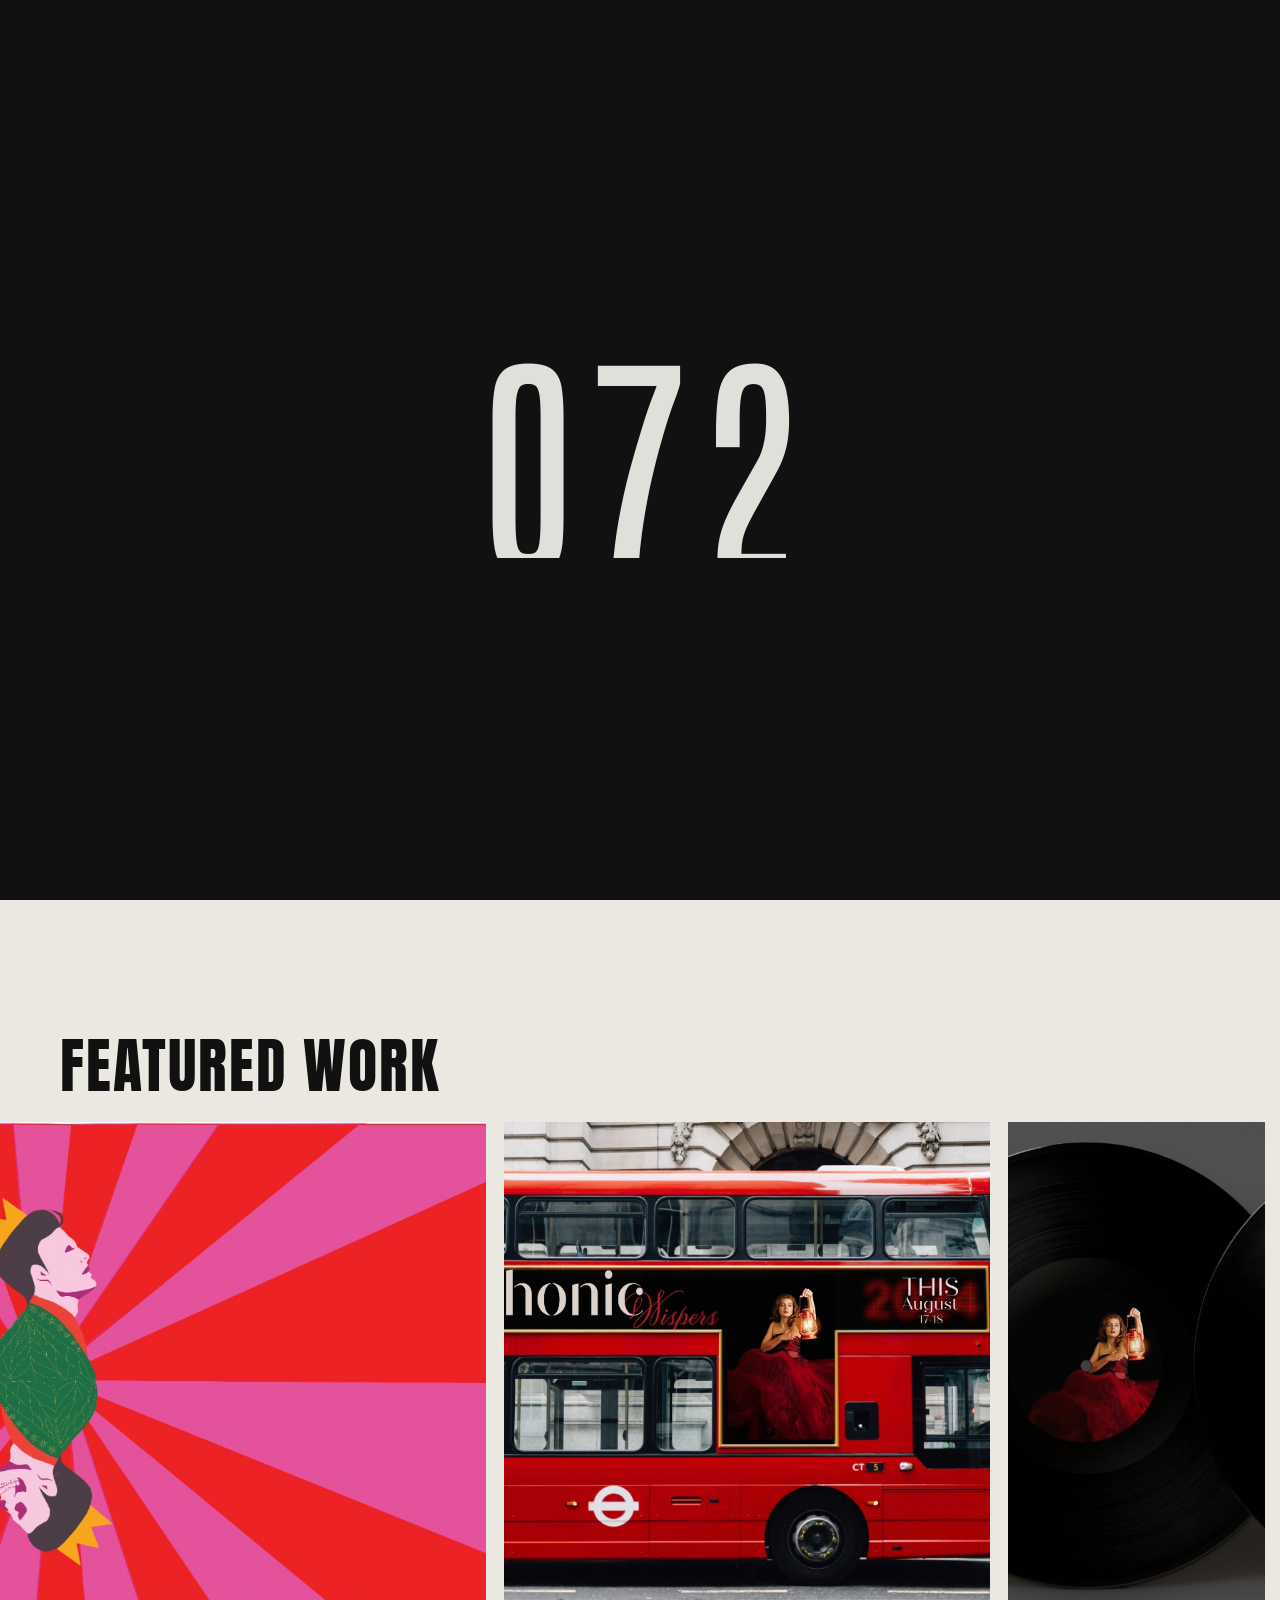
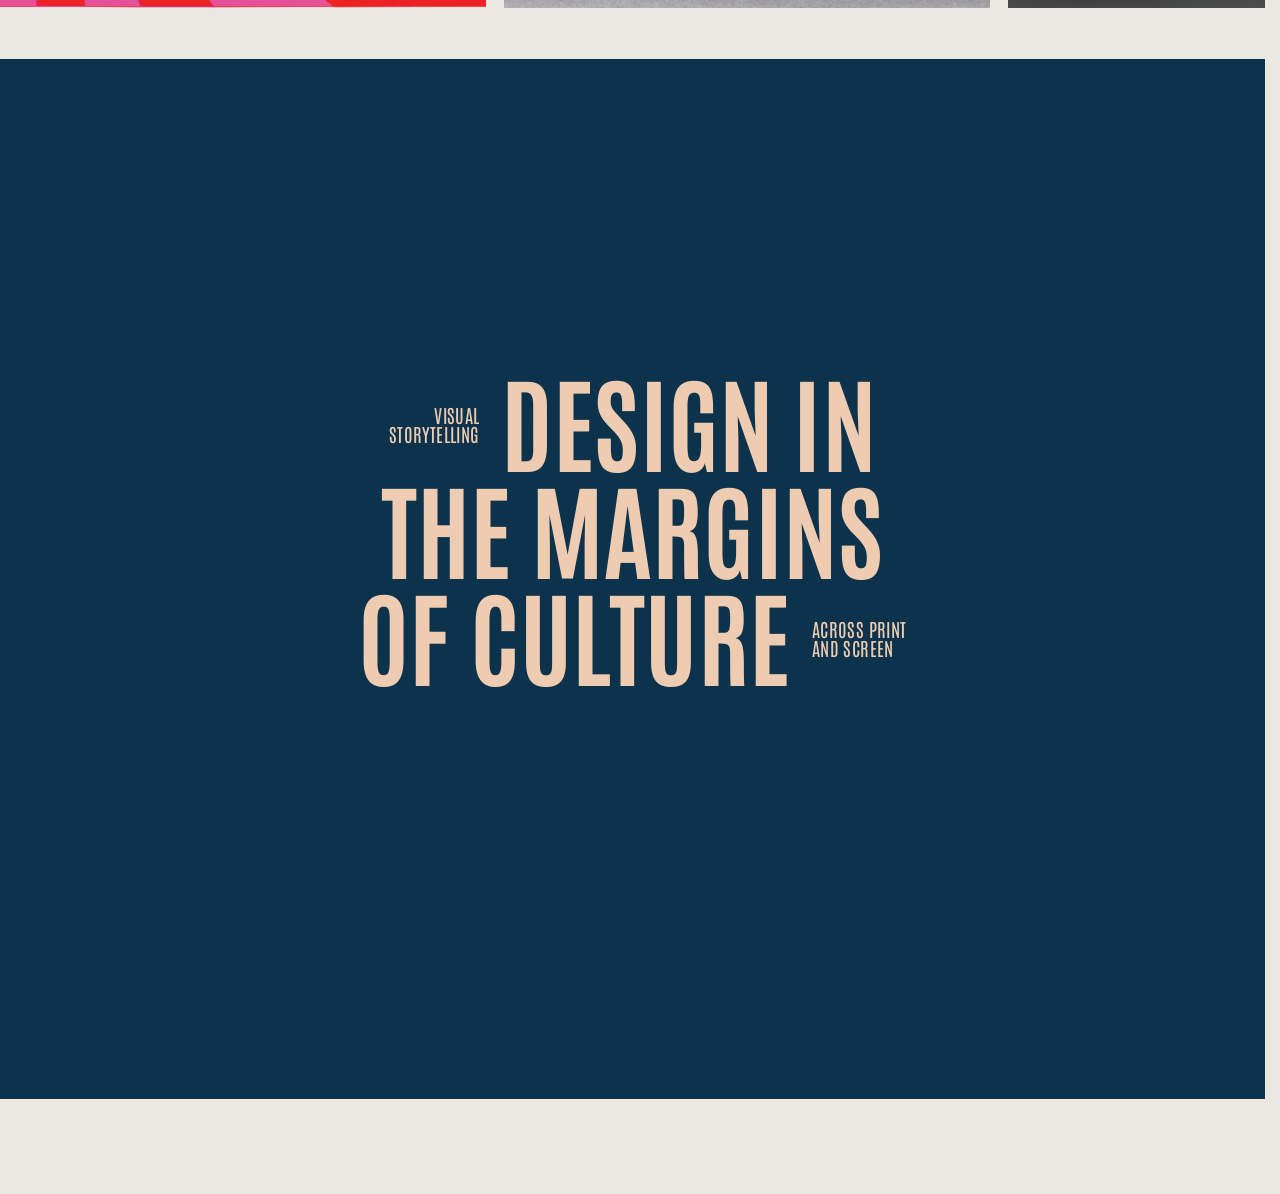
<file: index.html>
<!DOCTYPE html>
<html lang="en">
  <head>
    <meta charset="UTF-8" />
    <meta name="viewport" content="width=device-width, initial-scale=1.0" />
    <title>Militsa Yanakieva</title>
    <meta name="description" content="Militsa Yanakieva - Digital Designer" />
    <link rel="icon" href="./assets/favicon.svg" type="image/svg+xml" sizes="any" />
    <link rel="preconnect" href="https://fonts.googleapis.com" />
    <link rel="preconnect" href="https://fonts.gstatic.com" crossorigin />
    <link
      href="https://fonts.googleapis.com/css2?family=Antonio:wght@400;700&display=swap"
      rel="stylesheet"
    />
    <link
      href="https://fonts.googleapis.com/css2?family=Anton&display=swap"
      rel="stylesheet"
    />
    <script>
      (function () {
        try {
          const shouldSkipLoader = sessionStorage.getItem("skipMainLoaderOnce") === "1";
          if (shouldSkipLoader) {
            document.documentElement.classList.add("skip-main-loader");
            sessionStorage.removeItem("skipMainLoaderOnce");
          }
        } catch (error) {
          // Ignore storage errors and keep default loader behavior.
        }
      })();
    </script>
    <style>
      :root {
        --bg: #eae8e1;
        --text: #111;
      }

      * {
        box-sizing: border-box;
      }

      html,
      body {
        margin: 0;
        min-height: 100%;
      }

      html {
        scroll-behavior: smooth;
        scrollbar-gutter: stable;
        overflow-x: hidden;
      }

      body {
        background: var(--bg);
        color: var(--text);
        font-family: "Helvetica Neue", Helvetica, Arial, sans-serif;
      }

      body.is-loading:not(.is-loader-skipped) {
        overflow: hidden;
      }

      .preloader {
        position: fixed;
        inset: 0;
        z-index: 2000;
        display: grid;
        place-content: center;
        background: #111;
        transform: translateY(0);
        visibility: visible;
        transition: transform 0.85s cubic-bezier(0.22, 1, 0.36, 1),
          visibility 0s linear 0.85s;
      }

      body.is-loaded .preloader {
        transform: translateY(-100%);
        visibility: hidden;
      }

      .skip-main-loader .preloader {
        display: none;
      }

      .preloader__counter {
        margin: 0;
        display: inline-flex;
        align-items: flex-end;
        gap: 0.02em;
        font-family: "Antonio", Impact, Haettenschweiler, "Arial Narrow Bold",
          sans-serif;
        font-size: clamp(6rem, 20vw, 15rem);
        line-height: 0.9;
        letter-spacing: 0.02em;
        color: #e0dfd9;
        font-variant-numeric: tabular-nums;
      }

      .preloader__counter-slot {
        height: clamp(5.4rem, 18vw, 13.5rem);
        overflow: hidden;
        display: grid;
        align-items: end;
      }

      .preloader__counter-digit {
        display: inline-block;
        transform: translateY(110%);
        opacity: 0;
        animation: percentRise 0.62s cubic-bezier(0.22, 1, 0.36, 1) forwards;
      }

      .site-shell {
        opacity: 1;
        transform: translateY(95px);
        transition: transform 2.85s cubic-bezier(0.18, 0.78, 0.16, 1);
      }

      body.is-loaded .site-shell {
        transform: translateY(0);
      }

      .skip-main-loader .site-shell {
        transform: translateY(0);
        transition: none;
      }

      .landing {
        min-height: calc(100vh - 5.75rem);
        min-height: calc(100svh - 5.75rem);
        padding: 1.75rem 3.75rem 3rem;
        display: flex;
        flex-direction: column;
      }

      .top-row {
        position: sticky;
        top: 0;
        z-index: 1000;
        display: flex;
        justify-content: space-between;
        align-items: flex-start;
        gap: 1.5rem;
        padding: 2.25rem 3.75rem 0.75rem;
        background: transparent;
        color: #111;
      }

      .top-row.site-nav {
        transition: none;
      }

      .top-row.site-nav.nav--on-light {
        color: #3a332a;
      }

      .top-row.site-nav.nav--on-warm {
        color: #2e261d;
      }

      .top-row.site-nav.nav--on-dark {
        color: #faf4ec;
      }

      .top-row.site-nav.nav--on-dark .menu a,
      .top-row.site-nav.nav--on-dark .menu .menu__text {
        color: #faf4ec;
      }

      .top-row.site-nav .menu a,
      .top-row.site-nav .menu .menu__text {
        transition: none;
      }

      .meta {
        display: flex;
        align-items: center;
        gap: 1rem;
        font-weight: 400;
        font-size: 1.1rem;
        letter-spacing: 0.01em;
      }

      .meta__dot {
        font-size: 1.35rem;
        line-height: 1;
        margin-top: -0.1em;
      }

      .meta__coords,
      .meta__time {
        white-space: nowrap;
      }

      .menu {
        display: flex;
        align-items: center;
        gap: 3.25rem;
      }

      .menu a {
        color: inherit;
        text-decoration: none;
        text-transform: uppercase;
        font-weight: 700;
        font-size: 20px;
        letter-spacing: 0.01em;
        display: inline-block;
        line-height: 1;
      }

      .menu__mask {
        display: inline-block;
        overflow: hidden;
        position: relative;
        vertical-align: top;
      }

      .menu__text {
        display: inline-block;
        transform: translate3d(0, 0, 0);
        will-change: transform, opacity;
      }

      .menu__text--clone {
        position: absolute;
        top: 0;
        left: 0;
      }

      .menu__text--exit {
        animation: navExitUp 0.45s cubic-bezier(0.4, 0, 0.6, 1) forwards;
      }

      .menu__text--enter {
        animation: navEnterFromBottom 1.3s cubic-bezier(0.76, 0, 0.24, 1)
          forwards;
      }

      .hero {
        flex: 1;
        display: grid;
        place-content: center;
        text-align: center;
        margin-top: 2.5rem;
      }

      .hero__title {
        margin: 0;
        font-family: "Anton", Impact, Haettenschweiler, "Arial Narrow Bold",
          sans-serif;
        text-transform: uppercase;
        font-size: clamp(2.9rem, 11.2vw, 11.4rem);
        line-height: 0.92;
        letter-spacing: 0.012em;
        white-space: nowrap;
        color: #111;
        transform: translateY(0);
        transition: transform 1.9s cubic-bezier(0.16, 0.8, 0.14, 1);
        will-change: transform;
      }

      .hero__title.is-title-lifted {
        transform: translateY(-100px);
      }

      .hero__title-inner {
        display: inline-flex;
        align-items: baseline;
        white-space: nowrap;
      }

      .letter-mask {
        display: inline-block;
        overflow: hidden;
        position: relative;
      }

      .letter {
        display: inline-block;
        transform: translate3d(var(--start-x, 110%), var(--start-y, 0), 0);
        backface-visibility: hidden;
        -webkit-font-smoothing: antialiased;
        will-change: transform;
      }

      .letter-mask--space {
        width: 0.28em;
      }

      .hero__title.is-title-animating .letter {
        animation-name: var(--intro-animation, enterFromRight);
        animation-duration: 1.4s;
        animation-delay: var(--delay, 0s);
        animation-timing-function: cubic-bezier(0.76, 0, 0.24, 1);
        animation-fill-mode: forwards;
      }

      .hero__title.is-title-done .letter:not(.letter--clone) {
        transform: translate3d(0, 0, 0);
      }

      .letter.letter--exit {
        animation: exitLeft 0.55s cubic-bezier(0.3, 0.05, 0.35, 1) forwards;
      }

      .letter.letter--clone {
        position: absolute;
        top: 0;
        left: 0;
      }

      .letter.letter--enter {
        animation: enterRight 1.45s cubic-bezier(0.62, 0.04, 0.2, 1) forwards;
      }

      .content-section {
        min-height: 100vh;
        padding: 3rem 3.75rem;
        display: grid;
        align-content: center;
        scroll-margin-top: 5.75rem;
      }

      .site-footer {
        padding: 1rem 3.75rem 1.35rem;
        margin: 0;
        border-top: 1px solid rgba(0, 0, 0, 0.06);
      }

      .site-footer__inner {
        margin: 0;
        display: flex;
        justify-content: center;
        align-items: center;
      }

      .site-footer__email {
        font-size: 0.875rem;
        font-weight: 600;
        letter-spacing: 0.03em;
        color: #5a5a5a;
        text-decoration: none;
      }

      .site-footer__email:hover {
        color: #111;
      }

      .site-footer__email:focus-visible {
        outline: 2px solid #111;
        outline-offset: 3px;
      }

      .content-section__title {
        margin: 0;
        text-transform: uppercase;
        font-weight: 700;
        font-size: clamp(2rem, 7vw, 5rem);
        letter-spacing: 0.02em;
      }

      .content-section__text {
        margin: 1rem 0 0;
        max-width: 38rem;
        font-size: 1.15rem;
        line-height: 1.6;
      }

      .scroll-animate {
        opacity: 0;
        transform: translate3d(var(--reveal-x, 0), var(--reveal-y, 52px), 0);
        transition:
          opacity 0.9s cubic-bezier(0.22, 0.82, 0.2, 1),
          transform 0.9s cubic-bezier(0.22, 0.82, 0.2, 1);
        transition-delay: var(--reveal-delay, 0s);
        will-change: opacity, transform;
      }

      .scroll-animate.is-visible {
        opacity: 1;
        transform: translate3d(0, 0, 0);
      }

      .scroll-animate--section {
        opacity: 0;
        transform: translate3d(0, 130px, 0);
        transition:
          opacity 1.05s cubic-bezier(0.22, 0.82, 0.2, 1),
          transform 1.35s cubic-bezier(0.22, 0.82, 0.2, 1);
        will-change: opacity, transform;
      }

      .scroll-animate--section.is-visible {
        opacity: 1;
        transform: translate3d(0, 0, 0);
      }

      .work-showcase {
        --work-marquee-duration: 34s;
        position: relative;
        z-index: 0;
        isolation: isolate;
        background: var(--bg);
        color: var(--text);
        padding: clamp(2.5rem, 5vw, 4rem) 0 clamp(2.25rem, 4vw, 3.5rem);
        overflow-x: hidden;
        overflow-x: clip;
      }

      .work-showcase__panel {
        display: flex;
        flex-direction: column;
        align-items: stretch;
        gap: clamp(1rem, 2.5vw, 1.65rem);
      }

      .work-showcase.scroll-animate--section {
        transform: translate3d(0, 155px, 0);
      }

      .work-showcase.scroll-animate--section.is-visible {
        transform: translate3d(0, 0, 0);
      }

      .work-showcase__heading {
        margin: 0;
        padding-inline: 3.75rem;
        text-align: left;
        font-family: "Anton", Impact, Haettenschweiler, "Arial Narrow Bold",
          sans-serif;
        font-size: clamp(2rem, 5.5vw, 3.75rem);
        font-weight: 400;
        line-height: 1;
        letter-spacing: 0.03em;
        text-transform: uppercase;
        color: var(--text);
      }

      .work-showcase__marquee {
        width: 100%;
      }

      .work-showcase__marquee-viewport {
        position: relative;
        width: 100%;
        max-width: none;
        overflow: hidden;
        transform: translate3d(0, 0, 0);
        backface-visibility: hidden;
        contain: paint;
      }

      .work-showcase__marquee-track {
        display: flex;
        width: max-content;
        animation: workShowcaseMarquee var(--work-marquee-duration) linear infinite;
        backface-visibility: hidden;
      }

      .work-showcase__marquee-row {
        display: flex;
        flex-shrink: 0;
        align-items: center;
        gap: clamp(0.55rem, 1.4vw, 1.1rem);
        margin: 0;
        padding: 0 clamp(0.55rem, 1.4vw, 1.1rem) 0 0;
        list-style: none;
      }

      .work-showcase__marquee-row li {
        flex: 0 0 auto;
      }

      .work-showcase__marquee-link {
        display: block;
        line-height: 0;
        text-decoration: none;
        color: inherit;
      }

      .work-showcase__marquee-link:focus-visible {
        outline: 2px solid currentColor;
        outline-offset: 4px;
      }

      .work-showcase__marquee-row img {
        display: block;
        width: clamp(280px, 38vw, 520px);
        height: auto;
        aspect-ratio: 1;
        object-fit: cover;
        background: #d8d6cf;
      }

      @keyframes workShowcaseMarquee {
        from {
          transform: translateX(0);
        }
        to {
          transform: translateX(-50%);
        }
      }

      @media (prefers-reduced-motion: reduce) {
        .work-showcase__marquee-track {
          animation: none;
        }

        .hero__title.is-title-lifted {
          transition: none;
          transform: translateY(-100px);
        }
      }

      .content-section--manifesto.scroll-animate--section {
        transform: translate3d(0, 155px, 0);
      }

      .content-section--manifesto.scroll-animate--section.is-visible {
        transform: translate3d(0, 0, 0);
      }

      .content-section--manifesto {
        background: #0d334c;
        color: #edccb2;
        position: relative;
        z-index: 1;
        margin-top: -1px;
        overflow: hidden;
        min-height: calc(100vh + 180px);
        padding-top: calc(3rem + 100px);
        padding-bottom: calc(3rem + 100px + 180px);
        padding-inline: 3.75rem;
      }

      .manifesto {
        width: 100%;
        max-width: 1180px;
        margin: 0 auto;
        display: grid;
        place-items: center;
      }

      .manifesto__headline {
        margin: 0;
        text-transform: uppercase;
        font-family: "Antonio", Impact, Haettenschweiler, "Arial Narrow Bold",
          sans-serif;
        font-size: clamp(2.2rem, 8.2vw, 7.4rem);
        line-height: 1.02;
        letter-spacing: 0.002em;
        color: #edccb2;
        text-align: center;
      }

      .manifesto__line {
        display: block;
      }

      .manifesto__line--with-left,
      .manifesto__line--with-right {
        display: inline-flex;
        align-items: flex-start;
        gap: clamp(0.6rem, 1.8vw, 1.35rem);
      }

      .manifesto__line-main {
        display: inline-block;
        opacity: 0;
        will-change: transform, opacity;
      }

      .manifesto__line-main--row-1 {
        transform: translate3d(120vw, 0, 0);
      }

      .manifesto__line-main--row-2 {
        transform: translate3d(-120vw, 0, 0);
      }

      .manifesto__line-main--row-3 {
        transform: translate3d(120vw, 0, 0);
      }

      .content-section--manifesto.is-visible .manifesto__line-main--row-1 {
        animation: quoteEnterFromRight 1.35s cubic-bezier(0.22, 0.82, 0.2, 1) 0.16s
          forwards;
      }

      .content-section--manifesto.is-visible .manifesto__line-main--row-2 {
        animation: quoteEnterFromLeft 1.35s cubic-bezier(0.22, 0.82, 0.2, 1) 0.4s
          forwards;
      }

      .content-section--manifesto.is-visible .manifesto__line-main--row-3 {
        animation: quoteEnterFromRight 1.35s cubic-bezier(0.22, 0.82, 0.2, 1) 0.64s
          forwards;
      }

      .manifesto__kicker {
        font-family: "Antonio", "Helvetica Neue", Helvetica, Arial, sans-serif;
        font-weight: 400;
        text-transform: uppercase;
        font-size: clamp(0.65rem, 1.45vw, 1.55rem);
        line-height: 1.05;
        letter-spacing: 0.02em;
        color: #edccb2;
        text-align: left;
        white-space: nowrap;
        align-self: center;
        display: inline-block;
        overflow: hidden;
        position: relative;
        transform: translate3d(0, var(--kicker-shift, 0px), 0);
        will-change: transform;
      }

      .manifesto__kicker--left {
        text-align: right;
      }

      .manifesto__kicker-inner {
        display: inline-block;
        transform: translate3d(0, 0, 0);
        will-change: transform, opacity;
      }

      .manifesto__kicker-inner--clone {
        position: absolute;
        top: 0;
        left: 0;
      }

      .manifesto__kicker-inner--exit {
        animation: navExitUp 0.45s cubic-bezier(0.4, 0, 0.6, 1) forwards;
      }

      .manifesto__kicker-inner--enter {
        animation: navEnterFromBottom 1.3s cubic-bezier(0.76, 0, 0.24, 1)
          forwards;
      }

      @keyframes enterFromRight {
        0% {
          transform: translate3d(110%, 0, 0);
        }
        60% {
          transform: translate3d(-2%, 0, 0);
        }
        100% {
          transform: translate3d(0, 0, 0);
        }
      }

      @keyframes enterFromTop {
        0% {
          transform: translate3d(0, -110%, 0);
        }
        60% {
          transform: translate3d(0, 2%, 0);
        }
        100% {
          transform: translate3d(0, 0, 0);
        }
      }

      @keyframes enterFromBottom {
        0% {
          transform: translate3d(0, 110%, 0);
        }
        60% {
          transform: translate3d(0, -2%, 0);
        }
        100% {
          transform: translate3d(0, 0, 0);
        }
      }

      @keyframes exitLeft {
        0% {
          transform: translate3d(0, 0, 0);
        }
        100% {
          transform: translate3d(-110%, 0, 0);
        }
      }

      @keyframes enterRight {
        0% {
          transform: translate3d(110%, 0, 0);
        }
        85% {
          transform: translate3d(-2%, 0, 0);
        }
        100% {
          transform: translate3d(0, 0, 0);
        }
      }

      @keyframes navExitUp {
        0% {
          transform: translate3d(0, 0, 0);
          opacity: 1;
        }
        100% {
          transform: translate3d(0, -110%, 0);
          opacity: 0;
        }
      }

      @keyframes navEnterFromBottom {
        0% {
          transform: translate3d(0, 110%, 0);
        }
        85% {
          transform: translate3d(0, -2%, 0);
        }
        100% {
          transform: translate3d(0, 0, 0);
        }
      }

      @keyframes quoteEnterFromRight {
        0% {
          opacity: 0;
          transform: translate3d(120vw, 0, 0);
        }
        60% {
          opacity: 1;
          transform: translate3d(-2%, 0, 0);
        }
        100% {
          opacity: 1;
          transform: translate3d(0, 0, 0);
        }
      }

      @keyframes quoteEnterFromLeft {
        0% {
          opacity: 0;
          transform: translate3d(-120vw, 0, 0);
        }
        60% {
          opacity: 1;
          transform: translate3d(2%, 0, 0);
        }
        100% {
          opacity: 1;
          transform: translate3d(0, 0, 0);
        }
      }

      @keyframes percentRise {
        0% {
          opacity: 0;
          transform: translateY(110%);
        }
        100% {
          opacity: 1;
          transform: translateY(0);
        }
      }

      @media (max-width: 1200px) {
        .landing {
          min-height: calc(100vh - 6.5rem);
          min-height: calc(100svh - 6.5rem);
          padding: 1.5rem 1.8rem 2rem;
        }

        .top-row {
          flex-direction: column;
          gap: 1.25rem;
          padding: 1.8rem 1.8rem 0.65rem;
        }

        .menu {
          gap: 1.5rem;
        }

        .menu a {
          font-size: 1.2rem;
        }

        .meta {
          font-size: 0.9rem;
          gap: 0.6rem;
          flex-wrap: wrap;
        }

        .content-section {
          padding: 2rem 1.8rem;
        }

        .content-section--manifesto {
          padding-top: calc(2rem + 100px);
          padding-bottom: calc(2rem + 100px);
          padding-inline: 1.8rem;
        }

        .work-showcase__heading {
          padding-inline: 1.8rem;
        }

      }

      @media (max-width: 900px) {
        .top-row {
          padding: 1.35rem 1.25rem 0.5rem;
          gap: 0.85rem;
        }

        .meta {
          font-size: 0.8rem;
          gap: 0.5rem;
        }

        .menu {
          gap: 1rem;
          width: 100%;
          justify-content: flex-start;
        }

        .menu a {
          font-size: 16px;
        }

        .landing {
          min-height: calc(100vh - 7rem);
          min-height: calc(100svh - 7rem);
          padding: 1.25rem 1.25rem 2rem;
        }

        .content-section {
          scroll-margin-top: 7rem;
        }

        .hero__title {
          font-size: clamp(2.15rem, 11.5vw, 6.9rem);
        }

        .manifesto__headline {
          font-size: clamp(2rem, 11vw, 5.3rem);
        }

        .manifesto__kicker {
          font-size: clamp(0.58rem, 1.8vw, 1.1rem);
          white-space: normal;
        }

        .work-showcase__heading {
          padding-inline: 1.25rem;
        }

        .work-showcase__marquee-row img {
          width: clamp(200px, 52vw, 400px);
        }
      }

      @media (max-width: 560px) {
        .menu a {
          font-size: 14px;
        }

        .meta {
          font-size: 0.74rem;
        }

        .manifesto__line--with-left,
        .manifesto__line--with-right {
          display: grid;
          justify-items: center;
          gap: 0.5rem;
        }

        .manifesto__kicker {
          text-align: center;
        }

        .site-footer {
          padding-inline: 1.25rem;
        }

        .site-footer__email {
          overflow-wrap: anywhere;
          text-align: center;
        }
      }
    </style>
  </head>
  <body class="is-loading">
    <div class="preloader" aria-hidden="true">
      <div class="preloader__counter-slot">
        <p class="preloader__counter" id="preloader-counter"></p>
      </div>
    </div>

    <div class="site-shell">
      <div class="top-row site-nav nav--on-light">
        <div class="meta" aria-label="Location, coordinates and London time">
          <span class="meta__dot" aria-hidden="true">●</span>
          <span>London, UK</span>
          <span class="meta__time" id="london-time">--:-- GMT</span>
        </div>

        <nav class="menu" aria-label="Main navigation">
          <a href="./work.html" class="menu__link nav-link">
            <span class="menu__mask">
              <span class="menu__text">Work</span>
            </span>
          </a>
          <a href="./about.html" class="menu__link nav-link">
            <span class="menu__mask">
              <span class="menu__text">About</span>
            </span>
          </a>
          <a href="./contact.html" class="menu__link nav-link">
            <span class="menu__mask">
              <span class="menu__text">Contact</span>
            </span>
          </a>
        </nav>
      </div>

      <main class="landing" data-theme="light">
        <section class="hero" aria-label="Intro">
          <h1 class="hero__title" id="hero-title"></h1>
        </section>
      </main>

      <section
        class="work-showcase"
        id="selected-work"
        data-theme="warm"
        aria-label="Featured work gallery"
      >
        <div class="work-showcase__panel">
          <h2 class="work-showcase__heading">Featured work</h2>
          <div class="work-showcase__marquee">
            <div class="work-showcase__marquee-viewport">
              <div class="work-showcase__marquee-track">
                <ul class="work-showcase__marquee-row" role="list">
                  <li>
                    <a
                      href="./work.html"
                      class="work-showcase__marquee-link"
                      aria-label="View Work — Authentic Selves"
                    >
                      <img
                        src="assets/work-authentic-selves.png"
                        alt=""
                        width="600"
                        height="600"
                        loading="lazy"
                        decoding="async"
                      />
                    </a>
                  </li>
                  <li>
                    <a
                      href="./work.html"
                      class="work-showcase__marquee-link"
                      aria-label="View Work — Bus poster"
                    >
                      <img
                        src="assets/work-bus-poster.png"
                        alt=""
                        width="600"
                        height="600"
                        loading="lazy"
                        decoding="async"
                      />
                    </a>
                  </li>
                  <li>
                    <a
                      href="./work.html"
                      class="work-showcase__marquee-link"
                      aria-label="View Work — Record mockup"
                    >
                      <img
                        src="assets/work-record-mockup.png"
                        alt=""
                        width="600"
                        height="600"
                        loading="lazy"
                        decoding="async"
                      />
                    </a>
                  </li>
                  <li>
                    <a
                      href="./work.html"
                      class="work-showcase__marquee-link"
                      aria-label="View Work — Sex and the City"
                    >
                      <img
                        src="assets/work-sex-and-the-city.png"
                        alt=""
                        width="600"
                        height="600"
                        loading="lazy"
                        decoding="async"
                      />
                    </a>
                  </li>
                  <li>
                    <a
                      href="./work.html"
                      class="work-showcase__marquee-link"
                      aria-label="View Work — Symphonic poster"
                    >
                      <img
                        src="assets/work-symphonic-poster.png"
                        alt=""
                        width="600"
                        height="600"
                        loading="lazy"
                        decoding="async"
                      />
                    </a>
                  </li>
                </ul>
                <ul
                  class="work-showcase__marquee-row"
                  role="presentation"
                  aria-hidden="true"
                >
                  <li>
                    <a
                      href="./work.html"
                      class="work-showcase__marquee-link"
                      tabindex="-1"
                      aria-hidden="true"
                    >
                      <img
                        src="assets/work-authentic-selves.png"
                        alt=""
                        width="600"
                        height="600"
                        loading="lazy"
                        decoding="async"
                      />
                    </a>
                  </li>
                  <li>
                    <a
                      href="./work.html"
                      class="work-showcase__marquee-link"
                      tabindex="-1"
                      aria-hidden="true"
                    >
                      <img
                        src="assets/work-bus-poster.png"
                        alt=""
                        width="600"
                        height="600"
                        loading="lazy"
                        decoding="async"
                      />
                    </a>
                  </li>
                  <li>
                    <a
                      href="./work.html"
                      class="work-showcase__marquee-link"
                      tabindex="-1"
                      aria-hidden="true"
                    >
                      <img
                        src="assets/work-record-mockup.png"
                        alt=""
                        width="600"
                        height="600"
                        loading="lazy"
                        decoding="async"
                      />
                    </a>
                  </li>
                  <li>
                    <a
                      href="./work.html"
                      class="work-showcase__marquee-link"
                      tabindex="-1"
                      aria-hidden="true"
                    >
                      <img
                        src="assets/work-sex-and-the-city.png"
                        alt=""
                        width="600"
                        height="600"
                        loading="lazy"
                        decoding="async"
                      />
                    </a>
                  </li>
                  <li>
                    <a
                      href="./work.html"
                      class="work-showcase__marquee-link"
                      tabindex="-1"
                      aria-hidden="true"
                    >
                      <img
                        src="assets/work-symphonic-poster.png"
                        alt=""
                        width="600"
                        height="600"
                        loading="lazy"
                        decoding="async"
                      />
                    </a>
                  </li>
                </ul>
              </div>
            </div>
          </div>
        </div>
      </section>

      <section
        class="content-section content-section--manifesto"
        id="work"
        data-theme="dark"
        aria-label="Design statement section"
      >
        <div class="manifesto">
          <h2 class="manifesto__headline">
            <span class="manifesto__line manifesto__line--with-left">
              <span class="manifesto__kicker manifesto__kicker--left">
                <span class="manifesto__kicker-inner">Visual<br />Storytelling</span>
              </span>
              <span class="manifesto__line-main manifesto__line-main--row-1">Design In</span>
            </span>
            <span class="manifesto__line">
              <span class="manifesto__line-main manifesto__line-main--row-2">The Margins</span>
            </span>
            <span class="manifesto__line manifesto__line--with-right">
              <span class="manifesto__line-main manifesto__line-main--row-3">Of Culture</span>
              <span class="manifesto__kicker">
                <span class="manifesto__kicker-inner">Across Print<br />And Screen</span>
              </span>
            </span>
          </h2>
        </div>
      </section>

      <footer data-theme="light" class="site-footer" aria-label="Site footer">
        <div class="site-footer__inner">
          <a class="site-footer__email" href="mailto:militsa.yanakieva@yahoo.com">militsa.yanakieva@yahoo.com</a>
        </div>
      </footer>
    </div>

    <script>
      const londonTimeElement = document.getElementById("london-time");
      const heroTitleElement = document.getElementById("hero-title");
      const preloaderCounterElement = document.getElementById("preloader-counter");
      const heroTitleText = "MILITSA YANAKIEVA";

      function getGmtOffsetLabel() {
        const now = new Date();
        const londonTimeAsDate = new Date(
          now.toLocaleString("en-US", { timeZone: "Europe/London" })
        );
        const minutesOffset = Math.round((londonTimeAsDate - now) / 60000);
        const sign = minutesOffset >= 0 ? "+" : "-";
        const absMinutes = Math.abs(minutesOffset);
        const hours = String(Math.floor(absMinutes / 60)).padStart(2, "0");
        const minutes = String(absMinutes % 60).padStart(2, "0");
        return `GMT${sign}${hours}:${minutes}`;
      }

      function updateLondonTime() {
        const timeValue = new Intl.DateTimeFormat("en-GB", {
          timeZone: "Europe/London",
          hour: "2-digit",
          minute: "2-digit",
          hour12: false
        }).format(new Date());

        londonTimeElement.textContent = `${timeValue} ${getGmtOffsetLabel()}`;
      }

      function animateTitleLetters() {
        heroTitleElement.classList.remove(
          "is-title-animating",
          "is-title-done",
          "is-title-lifted"
        );
        const chars = heroTitleText.split("");
        const introDirections = [
          { name: "enterFromRight", startX: "110%", startY: "0%" },
          { name: "enterFromTop", startX: "0%", startY: "-110%" },
          { name: "enterFromBottom", startX: "0%", startY: "110%" }
        ];
        let letterIndex = 0;

        const titleMarkup = chars
          .map((char) => {
            if (char === " ") {
              return '<span class="letter-mask letter-mask--space" aria-hidden="true"></span>';
            }

            const direction =
              introDirections[Math.floor(Math.random() * introDirections.length)];
            const delay = letterIndex * 0.16;
            letterIndex += 1;
            return `<span class="letter-mask"><span class="letter" style="--delay:${delay.toFixed(
              3
            )}s;--intro-animation:${direction.name};--start-x:${direction.startX};--start-y:${direction.startY};">${char}</span></span>`;
          })
          .join("");

        heroTitleElement.innerHTML = `<span class="hero__title-inner" aria-label="${heroTitleText}">${titleMarkup}</span>`;
        heroTitleElement.offsetWidth;
        heroTitleElement.classList.add("is-title-animating");

        const introDurationMs = 1400 + Math.max(0, letterIndex - 1) * 160;
        setTimeout(() => {
          heroTitleElement.classList.remove("is-title-animating");
          heroTitleElement.classList.add("is-title-done");
          setupTitleHoverTicker();
          heroTitleElement.classList.add("is-title-lifted");
        }, introDurationMs + 20);
      }

      function setupTitleHoverTicker() {
        const masks = heroTitleElement.querySelectorAll(".letter-mask");

        masks.forEach((mask) => {
          if (
            mask.classList.contains("letter-mask--space") ||
            mask.dataset.tickerBound === "true"
          ) {
            return;
          }

          mask.dataset.tickerBound = "true";
          mask.addEventListener("mouseenter", () => {
            if (mask.dataset.animating === "true") {
              return;
            }

            const originalLetter = mask.querySelector(".letter:not(.letter--clone)");
            if (!originalLetter) {
              return;
            }

            mask.dataset.animating = "true";
            originalLetter.classList.remove("letter--exit");
            originalLetter.style.transform = "translate3d(0, 0, 0)";
            originalLetter.offsetWidth;
            originalLetter.classList.add("letter--exit");

            const clone = originalLetter.cloneNode(true);
            clone.classList.remove("letter--exit");
            clone.classList.add("letter--clone", "letter--enter");
            mask.appendChild(clone);

            originalLetter.addEventListener(
              "animationend",
              () => {
                originalLetter.classList.remove("letter--exit");
                originalLetter.style.transform = "translate3d(-110%, 0, 0)";
              },
              { once: true }
            );

            clone.addEventListener(
              "animationend",
              () => {
                clone.remove();
                originalLetter.style.transform = "translate3d(0, 0, 0)";
                mask.dataset.animating = "false";
              },
              { once: true }
            );
          });
        });
      }

      function setupNavHoverTicker() {
        const navMasks = document.querySelectorAll(".menu__mask");
        const navLinks = document.querySelectorAll(".menu .menu__link");

        navLinks.forEach((link) => {
          if (link.dataset.loaderFlagBound === "true") {
            return;
          }

          link.dataset.loaderFlagBound = "true";
          link.addEventListener("click", () => {
            try {
              sessionStorage.setItem("skipMainLoaderOnce", "1");
            } catch (error) {
              // Ignore storage errors and keep default loader behavior.
            }
          });
        });

        navMasks.forEach((mask) => {
          if (mask.dataset.tickerBound === "true") {
            return;
          }

          mask.dataset.tickerBound = "true";
          mask.addEventListener("mouseenter", () => {
            if (mask.dataset.animating === "true") {
              return;
            }

            const originalText = mask.querySelector(".menu__text:not(.menu__text--clone)");
            if (!originalText) {
              return;
            }

            mask.dataset.animating = "true";
            originalText.classList.remove("menu__text--exit");
            originalText.style.opacity = "1";
            originalText.style.transform = "translate3d(0, 0, 0)";
            originalText.offsetWidth;
            originalText.classList.add("menu__text--exit");

            const clone = originalText.cloneNode(true);
            clone.classList.remove("menu__text--exit");
            clone.classList.add("menu__text--clone", "menu__text--enter");
            mask.appendChild(clone);

            originalText.addEventListener(
              "animationend",
              () => {
                originalText.classList.remove("menu__text--exit");
                originalText.style.opacity = "0";
                originalText.style.transform = "translate3d(0, 0, 0)";
              },
              { once: true }
            );

            clone.addEventListener(
              "animationend",
              () => {
                clone.remove();
                originalText.style.opacity = "1";
                originalText.style.transform = "translate3d(0, 0, 0)";
                mask.dataset.animating = "false";
              },
              { once: true }
            );
          });
        });
      }

      function setupWorkShowcaseMarqueeNavLinks() {
        document.querySelectorAll('a.work-showcase__marquee-link[href="./work.html"]').forEach((link) => {
          if (link.dataset.loaderFlagBound === "true") {
            return;
          }

          link.dataset.loaderFlagBound = "true";
          link.addEventListener("click", () => {
            try {
              sessionStorage.setItem("skipMainLoaderOnce", "1");
            } catch (error) {
              // Ignore storage errors and keep default loader behavior.
            }
          });
        });
      }

      function setupScrollAnimations() {
        const oneShotTargets = [];
        const replayTargets = [];
        const sections = document.querySelectorAll(".content-section");
        const prefersReducedMotion = window.matchMedia(
          "(prefers-reduced-motion: reduce)"
        ).matches;

        sections.forEach((section, sectionIndex) => {
          section.classList.add("scroll-animate--section");
          section.style.setProperty("--reveal-delay", `${sectionIndex * 0.03}s`);

          const headline = section.querySelector(".manifesto__headline");
          if (headline) {
            oneShotTargets.push(section);

            const kickers = headline.querySelectorAll(".manifesto__kicker");
            kickers.forEach((kicker, kickerIndex) => {
              kicker.style.setProperty("--reveal-delay", `${0.24 + kickerIndex * 0.22}s`);
              replayTargets.push(kicker);
            });
          } else {
            oneShotTargets.push(section);
            const title = section.querySelector(".content-section__title");
            const text = section.querySelector(".content-section__text");
            if (title) {
              title.classList.add("scroll-animate");
              title.style.setProperty("--reveal-delay", "0.06s");
              oneShotTargets.push(title);
            }
            if (text) {
              text.classList.add("scroll-animate");
              text.style.setProperty("--reveal-delay", "0.18s");
              oneShotTargets.push(text);
            }
          }
        });

        const workShowcase = document.querySelector(".work-showcase");
        if (workShowcase) {
          workShowcase.classList.add("scroll-animate--section");
          oneShotTargets.push(workShowcase);
        }

        if (prefersReducedMotion) {
          [...oneShotTargets, ...replayTargets].forEach((target) =>
            target.classList.add("is-visible")
          );
          return;
        }

        const oneShotObserver = new IntersectionObserver(
          (entries, observer) => {
            entries.forEach((entry) => {
              if (!entry.isIntersecting) return;
              entry.target.classList.add("is-visible");
              observer.unobserve(entry.target);
            });
          },
          {
            threshold: 0.18,
            rootMargin: "0px 0px -10% 0px"
          }
        );

        oneShotTargets.forEach((target) => oneShotObserver.observe(target));

        const replayObserver = new IntersectionObserver(
          (entries) => {
            entries.forEach((entry) => {
              if (!entry.target.classList.contains("manifesto__kicker")) return;
              if (entry.isIntersecting) {
                triggerManifestoKickerTicker(entry.target);
              } else {
                resetManifestoKickerTicker(entry.target);
              }
            });
          },
          {
            threshold: 0.22,
            rootMargin: "0px 0px -8% 0px"
          }
        );

        replayTargets.forEach((target) => replayObserver.observe(target));
      }

      function setupManifestoKickerScrollMotion() {
        const kickers = document.querySelectorAll(".manifesto__kicker");
        if (!kickers.length) return;

        let lastY = window.scrollY;
        let rafId = 0;
        let currentShift = 0;
        let targetShift = 0;

        const maxShift = 10;
        const smoothing = 0.11;
        const influence = 0.22;

        const renderShift = (value) => {
          const pxValue = `${value.toFixed(2)}px`;
          kickers.forEach((kicker) => {
            kicker.style.setProperty("--kicker-shift", pxValue);
          });
        };

        const animate = () => {
          currentShift += (targetShift - currentShift) * smoothing;
          renderShift(currentShift);

          if (Math.abs(targetShift - currentShift) < 0.05 && Math.abs(targetShift) < 0.05) {
            currentShift = 0;
            targetShift = 0;
            renderShift(0);
            rafId = 0;
            return;
          }

          rafId = requestAnimationFrame(animate);
        };

        const ensureAnimation = () => {
          if (rafId) return;
          rafId = requestAnimationFrame(animate);
        };

        window.addEventListener(
          "scroll",
          () => {
            const currentY = window.scrollY;
            const deltaY = currentY - lastY;
            lastY = currentY;

            if (deltaY === 0) return;

            // Move labels slightly opposite to scroll direction.
            targetShift -= deltaY * influence;
            targetShift = Math.max(-maxShift, Math.min(maxShift, targetShift));
            ensureAnimation();
          },
          { passive: true }
        );
      }

      function triggerManifestoKickerTicker(kicker) {
        if (!kicker || kicker.dataset.animating === "true") return;

        const originalInner = kicker.querySelector(
          ".manifesto__kicker-inner:not(.manifesto__kicker-inner--clone)"
        );
        if (!originalInner) return;

        kicker.dataset.animating = "true";
        originalInner.classList.remove("manifesto__kicker-inner--exit");
        originalInner.style.opacity = "1";
        originalInner.style.transform = "translate3d(0, 0, 0)";
        originalInner.offsetWidth;
        originalInner.classList.add("manifesto__kicker-inner--exit");

        const clone = originalInner.cloneNode(true);
        clone.classList.remove("manifesto__kicker-inner--exit");
        clone.classList.add("manifesto__kicker-inner--clone", "manifesto__kicker-inner--enter");
        kicker.appendChild(clone);

        originalInner.addEventListener(
          "animationend",
          () => {
            originalInner.classList.remove("manifesto__kicker-inner--exit");
            originalInner.style.opacity = "0";
            originalInner.style.transform = "translate3d(0, 0, 0)";
          },
          { once: true }
        );

        clone.addEventListener(
          "animationend",
          () => {
            clone.remove();
            originalInner.style.opacity = "1";
            originalInner.style.transform = "translate3d(0, 0, 0)";
            kicker.dataset.animating = "false";
          },
          { once: true }
        );
      }

      function resetManifestoKickerTicker(kicker) {
        if (!kicker) return;
        const cloneNodes = kicker.querySelectorAll(".manifesto__kicker-inner--clone");
        cloneNodes.forEach((cloneNode) => cloneNode.remove());

        const originalInner = kicker.querySelector(
          ".manifesto__kicker-inner:not(.manifesto__kicker-inner--clone)"
        );
        if (originalInner) {
          originalInner.classList.remove("manifesto__kicker-inner--exit");
          originalInner.style.opacity = "1";
          originalInner.style.transform = "translate3d(0, 0, 0)";
        }

        kicker.dataset.animating = "false";
      }

      function runIntro() {
        setTimeout(() => {
          animateTitleLetters();
        }, 260);
      }

      function runLoadingProgress(onComplete) {
        const progressStops = ["000", "072", "100"];
        const stepDurationMs = 980;

        progressStops.forEach((value, index) => {
          setTimeout(() => {
            const paddedValue = value.padStart(3, "0");
            const digitsMarkup = paddedValue
              .split("")
              .map(
                (digit, digitIndex) =>
                  `<span class="preloader__counter-digit" style="animation-delay: ${
                    digitIndex * 0.08
                  }s">${digit}</span>`
              )
              .join("");

            preloaderCounterElement.innerHTML = digitsMarkup;

            if (index === progressStops.length - 1) {
              setTimeout(onComplete, 420);
            }
          }, index * stepDurationMs);
        });
      }

      updateLondonTime();
      setInterval(updateLondonTime, 1000);
      setupNavHoverTicker();
      setupWorkShowcaseMarqueeNavLinks();
      setupScrollAnimations();
      setupManifestoKickerScrollMotion();

      window.addEventListener("load", () => {
        const shouldSkipLoader = document.documentElement.classList.contains(
          "skip-main-loader"
        );

        if (shouldSkipLoader) {
          document.body.classList.add("is-loader-skipped");
          document.body.classList.remove("is-loading");
          document.body.classList.add("is-loaded");
          runIntro();
          return;
        }

        runLoadingProgress(() => {
          document.body.classList.remove("is-loading");
          document.body.classList.add("is-loaded");
          runIntro();
        });
      });
    </script>
    <script src="./header-theme.js"></script>
  </body>
</html>
</file>
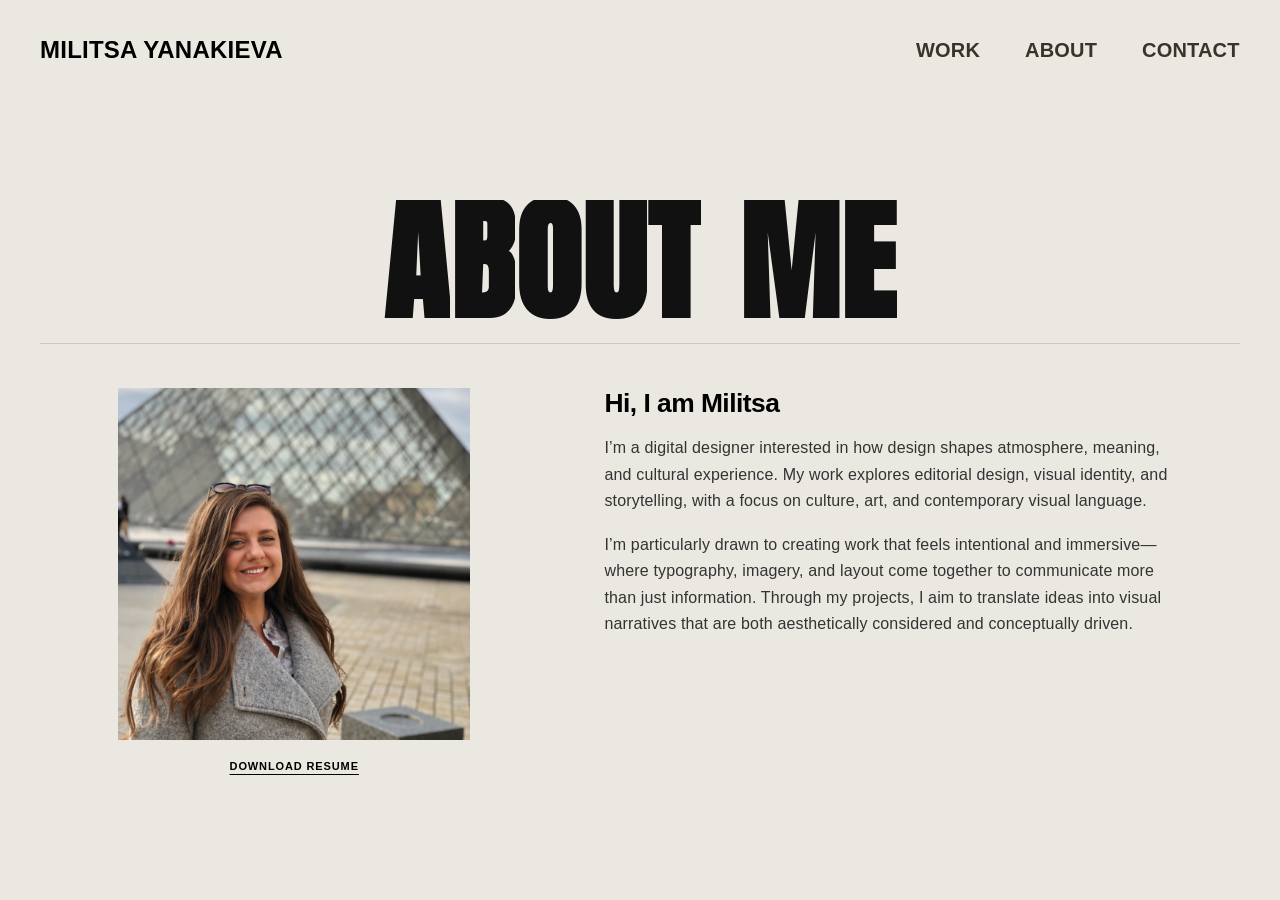
<file: about.html>
<!DOCTYPE html>
<html lang="en">
  <head>
    <meta charset="UTF-8" />
    <meta name="viewport" content="width=device-width, initial-scale=1.0" />
    <title>About — Militsa Yanakieva</title>
    <meta name="description" content="About Militsa Yanakieva" />
    <link rel="icon" href="./assets/favicon.svg" type="image/svg+xml" sizes="any" />
    <link rel="preconnect" href="https://fonts.googleapis.com" />
    <link rel="preconnect" href="https://fonts.gstatic.com" crossorigin />
    <link
      href="https://fonts.googleapis.com/css2?family=Inter:wght@300;400;500;600;700;800;900&display=swap"
      rel="stylesheet"
    />
    <link
      href="https://fonts.googleapis.com/css2?family=Anton&display=swap"
      rel="stylesheet"
    />
    <link rel="stylesheet" href="./styles.css" />
    <style>
      body {
        font-family: "Helvetica Neue", Helvetica, Arial, sans-serif;
      }

      .inner-top__brand {
        font-family: "Helvetica Neue", Helvetica, Arial, sans-serif;
        font-weight: 700;
        font-size: 24px;
        letter-spacing: 0.01em;
      }

      .masthead__nav a {
        font-family: "Helvetica Neue", Helvetica, Arial, sans-serif;
        font-weight: 700;
        font-size: 20px;
        letter-spacing: 0.01em;
        display: inline-block;
        line-height: 1;
      }

      .sheet--about {
        padding-top: 0;
      }

      .about-hero {
        padding-top: clamp(3.25rem, 12vh, 7.5rem);
        padding-bottom: clamp(0.75rem, 2vw, 1.25rem);
        text-align: center;
      }

      .about-hero__title {
        margin: 0;
        font-family: "Anton", Impact, Haettenschweiler, "Arial Narrow Bold", sans-serif;
        text-transform: uppercase;
        font-size: clamp(2.6rem, 10.5vw, 9rem);
        line-height: 0.92;
        letter-spacing: 0.012em;
        white-space: nowrap;
        color: #111;
      }

      .about-hero__title-inner {
        display: inline-flex;
        align-items: baseline;
        white-space: nowrap;
      }

      .about-hero .letter-mask {
        display: inline-block;
        overflow: hidden;
        position: relative;
      }

      .about-hero .letter {
        display: inline-block;
        transform: translate3d(var(--start-x, 110%), var(--start-y, 0), 0);
        backface-visibility: hidden;
        -webkit-font-smoothing: antialiased;
        will-change: transform, opacity;
      }

      .about-hero .letter-mask--space {
        width: 0.28em;
      }

      .about-hero__title.is-title-animating .letter {
        animation-name: var(--intro-animation, aboutEnterFromRight);
        animation-duration: 1.4s;
        animation-delay: var(--delay, 0s);
        animation-timing-function: cubic-bezier(0.76, 0, 0.24, 1);
        animation-fill-mode: forwards;
      }

      .about-hero__title.is-title-done .letter:not(.letter--clone) {
        transform: translate3d(0, 0, 0);
      }

      .about-hero .letter.letter--exit {
        animation: aboutExitLeft 0.55s cubic-bezier(0.3, 0.05, 0.35, 1) forwards;
      }

      .about-hero .letter.letter--clone {
        position: absolute;
        top: 0;
        left: 0;
      }

      .about-hero .letter.letter--enter {
        animation: aboutEnterRight 1.45s cubic-bezier(0.62, 0.04, 0.2, 1) forwards;
      }

      @keyframes aboutEnterFromRight {
        0% {
          transform: translate3d(110%, 0, 0);
        }
        60% {
          transform: translate3d(-2%, 0, 0);
        }
        100% {
          transform: translate3d(0, 0, 0);
        }
      }

      @keyframes aboutEnterFromTop {
        0% {
          transform: translate3d(0, -110%, 0);
        }
        60% {
          transform: translate3d(0, 2%, 0);
        }
        100% {
          transform: translate3d(0, 0, 0);
        }
      }

      @keyframes aboutEnterFromBottom {
        0% {
          transform: translate3d(0, 110%, 0);
        }
        60% {
          transform: translate3d(0, -2%, 0);
        }
        100% {
          transform: translate3d(0, 0, 0);
        }
      }

      @keyframes aboutExitLeft {
        0% {
          transform: translate3d(0, 0, 0);
        }
        100% {
          transform: translate3d(-110%, 0, 0);
        }
      }

      @keyframes aboutEnterRight {
        0% {
          transform: translate3d(110%, 0, 0);
        }
        85% {
          transform: translate3d(-2%, 0, 0);
        }
        100% {
          transform: translate3d(0, 0, 0);
        }
      }

      .about-hero__rule {
        margin-top: 0;
        margin-bottom: clamp(1.5rem, 4vw, 2.75rem);
      }

      @media (max-width: 900px) {
        .about-hero {
          padding-top: clamp(2.5rem, 10vh, 5rem);
        }

        .about-hero__title {
          font-size: clamp(2.15rem, 11.5vw, 6.9rem);
          white-space: normal;
        }

        .about-hero__title-inner {
          white-space: normal;
          flex-wrap: wrap;
          justify-content: center;
        }
      }

      .subnav__mask {
        display: inline-block;
        overflow: hidden;
        position: relative;
        vertical-align: top;
      }

      .subnav__text {
        display: inline-block;
        transform: translate3d(0, 0, 0);
        will-change: transform, opacity;
      }

      .subnav__text--clone {
        position: absolute;
        top: 0;
        left: 0;
      }

      .subnav__text--exit {
        animation: subNavExitUp 0.45s cubic-bezier(0.4, 0, 0.6, 1) forwards;
      }

      .subnav__text--enter {
        animation: subNavEnterFromBottom 1.3s cubic-bezier(0.76, 0, 0.24, 1)
          forwards;
      }

      @keyframes subNavExitUp {
        0% {
          transform: translate3d(0, 0, 0);
          opacity: 1;
        }
        100% {
          transform: translate3d(0, -110%, 0);
          opacity: 0;
        }
      }

      @keyframes subNavEnterFromBottom {
        0% {
          transform: translate3d(0, 110%, 0);
        }
        85% {
          transform: translate3d(0, -2%, 0);
        }
        100% {
          transform: translate3d(0, 0, 0);
        }
      }
    </style>
  </head>
  <body>
    <a class="skip" href="#main">Skip to content</a>

    <div id="main" class="page page--inner">
      <header class="inner-top site-nav nav--on-light">
        <a class="inner-top__brand" href="./index.html">Militsa Yanakieva</a>
        <nav class="masthead__nav" aria-label="Primary">
          <a class="nav-link" href="./work.html">
            <span class="subnav__mask">
              <span class="subnav__text">Work</span>
            </span>
          </a>
          <a class="nav-link" href="./about.html" aria-current="page">
            <span class="subnav__mask">
              <span class="subnav__text">About</span>
            </span>
          </a>
          <a class="nav-link" href="./contact.html">
            <span class="subnav__mask">
              <span class="subnav__text">Contact</span>
            </span>
          </a>
        </nav>
      </header>

      <main class="sheet sheet--about" id="main-content" data-theme="light">
        <div class="about-hero">
          <h1 id="about-hero-title" class="about-hero__title" aria-label="About me"></h1>
        </div>
        <hr class="sheet__rule about-hero__rule" />

        <div class="about-grid">
          <div class="about-grid__media">
            <figure class="about__figure">
              <img
                class="about__photo"
                src="./assets/about-portrait.png"
                alt="Portrait of Militsa Yanakieva smiling in front of the Louvre Pyramid in Paris"
                width="962"
                height="1024"
                loading="lazy"
                decoding="async"
              />
            </figure>
            <a class="about__resume" href="#">Download Resume</a>
          </div>
          <div class="about-grid__body">
            <h2 class="about__lead">Hi, I am Militsa</h2>
            <p class="about__bio">
              I’m a digital designer interested in how design shapes atmosphere, meaning, and cultural experience. My
              work explores editorial design, visual identity, and storytelling, with a focus on culture, art, and
              contemporary visual language.
            </p>
            <p class="about__bio">
              I’m particularly drawn to creating work that feels intentional and immersive—where typography, imagery, and
              layout come together to communicate more than just information. Through my projects, I aim to translate
              ideas into visual narratives that are both aesthetically considered and conceptually driven.
            </p>
          </div>
        </div>
      </main>
    </div>

    <script>
      (function () {
        const masks = document.querySelectorAll(".masthead__nav .subnav__mask");

        masks.forEach((mask) => {
          if (mask.dataset.tickerBound === "true") return;
          mask.dataset.tickerBound = "true";

          mask.addEventListener("mouseenter", () => {
            if (mask.dataset.animating === "true") return;

            const originalText = mask.querySelector(".subnav__text:not(.subnav__text--clone)");
            if (!originalText) return;

            mask.dataset.animating = "true";
            originalText.classList.remove("subnav__text--exit");
            originalText.style.opacity = "1";
            originalText.style.transform = "translate3d(0, 0, 0)";
            originalText.offsetWidth;
            originalText.classList.add("subnav__text--exit");

            const clone = originalText.cloneNode(true);
            clone.classList.remove("subnav__text--exit");
            clone.classList.add("subnav__text--clone", "subnav__text--enter");
            mask.appendChild(clone);

            originalText.addEventListener(
              "animationend",
              () => {
                originalText.classList.remove("subnav__text--exit");
                originalText.style.opacity = "0";
                originalText.style.transform = "translate3d(0, 0, 0)";
              },
              { once: true }
            );

            clone.addEventListener(
              "animationend",
              () => {
                clone.remove();
                originalText.style.opacity = "1";
                originalText.style.transform = "translate3d(0, 0, 0)";
                mask.dataset.animating = "false";
              },
              { once: true }
            );
          });
        });
      })();
    </script>
    <script>
      (function () {
        const aboutTitleEl = document.getElementById("about-hero-title");
        const aboutTitleText = "ABOUT ME";

        function animateAboutTitleLetters() {
          if (!aboutTitleEl) return;

          aboutTitleEl.classList.remove("is-title-animating", "is-title-done");

          const introDirections = [
            { name: "aboutEnterFromRight", startX: "110%", startY: "0%" },
            { name: "aboutEnterFromTop", startX: "0%", startY: "-110%" },
            { name: "aboutEnterFromBottom", startX: "0%", startY: "110%" }
          ];
          let letterIndex = 0;
          const chars = aboutTitleText.split("");

          const titleMarkup = chars
            .map((char) => {
              if (char === " ") {
                return '<span class="letter-mask letter-mask--space" aria-hidden="true"></span>';
              }
              const direction =
                introDirections[Math.floor(Math.random() * introDirections.length)];
              const delay = letterIndex * 0.16;
              letterIndex += 1;
              return `<span class="letter-mask"><span class="letter" style="--delay:${delay.toFixed(
                3
              )}s;--intro-animation:${direction.name};--start-x:${direction.startX};--start-y:${direction.startY};">${char}</span></span>`;
            })
            .join("");

          aboutTitleEl.innerHTML = `<span class="about-hero__title-inner" aria-label="About me">${titleMarkup}</span>`;
          aboutTitleEl.offsetWidth;
          aboutTitleEl.classList.add("is-title-animating");

          const introDurationMs = 1400 + Math.max(0, letterIndex - 1) * 160;
          setTimeout(() => {
            aboutTitleEl.classList.remove("is-title-animating");
            aboutTitleEl.classList.add("is-title-done");
            setupAboutTitleHoverTicker();
          }, introDurationMs + 20);
        }

        function setupAboutTitleHoverTicker() {
          if (!aboutTitleEl) return;
          const masks = aboutTitleEl.querySelectorAll(".letter-mask");

          masks.forEach((mask) => {
            if (mask.classList.contains("letter-mask--space") || mask.dataset.tickerBound === "true") {
              return;
            }
            mask.dataset.tickerBound = "true";
            mask.addEventListener("mouseenter", () => {
              if (mask.dataset.animating === "true") return;

              const originalLetter = mask.querySelector(".letter:not(.letter--clone)");
              if (!originalLetter) return;

              mask.dataset.animating = "true";
              originalLetter.classList.remove("letter--exit");
              originalLetter.style.transform = "translate3d(0, 0, 0)";
              originalLetter.offsetWidth;
              originalLetter.classList.add("letter--exit");

              const clone = originalLetter.cloneNode(true);
              clone.classList.remove("letter--exit");
              clone.classList.add("letter--clone", "letter--enter");
              mask.appendChild(clone);

              originalLetter.addEventListener(
                "animationend",
                () => {
                  originalLetter.classList.remove("letter--exit");
                  originalLetter.style.transform = "translate3d(-110%, 0, 0)";
                },
                { once: true }
              );

              clone.addEventListener(
                "animationend",
                () => {
                  clone.remove();
                  originalLetter.style.transform = "translate3d(0, 0, 0)";
                  mask.dataset.animating = "false";
                },
                { once: true }
              );
            });
          });
        }

        function runAboutIntro() {
          setTimeout(animateAboutTitleLetters, 140);
        }

        if (document.readyState === "complete") {
          runAboutIntro();
        } else {
          window.addEventListener("load", runAboutIntro);
        }
      })();
    </script>
    <script src="./main.js"></script>
    <script src="./header-theme.js"></script>
  </body>
</html>
</file>
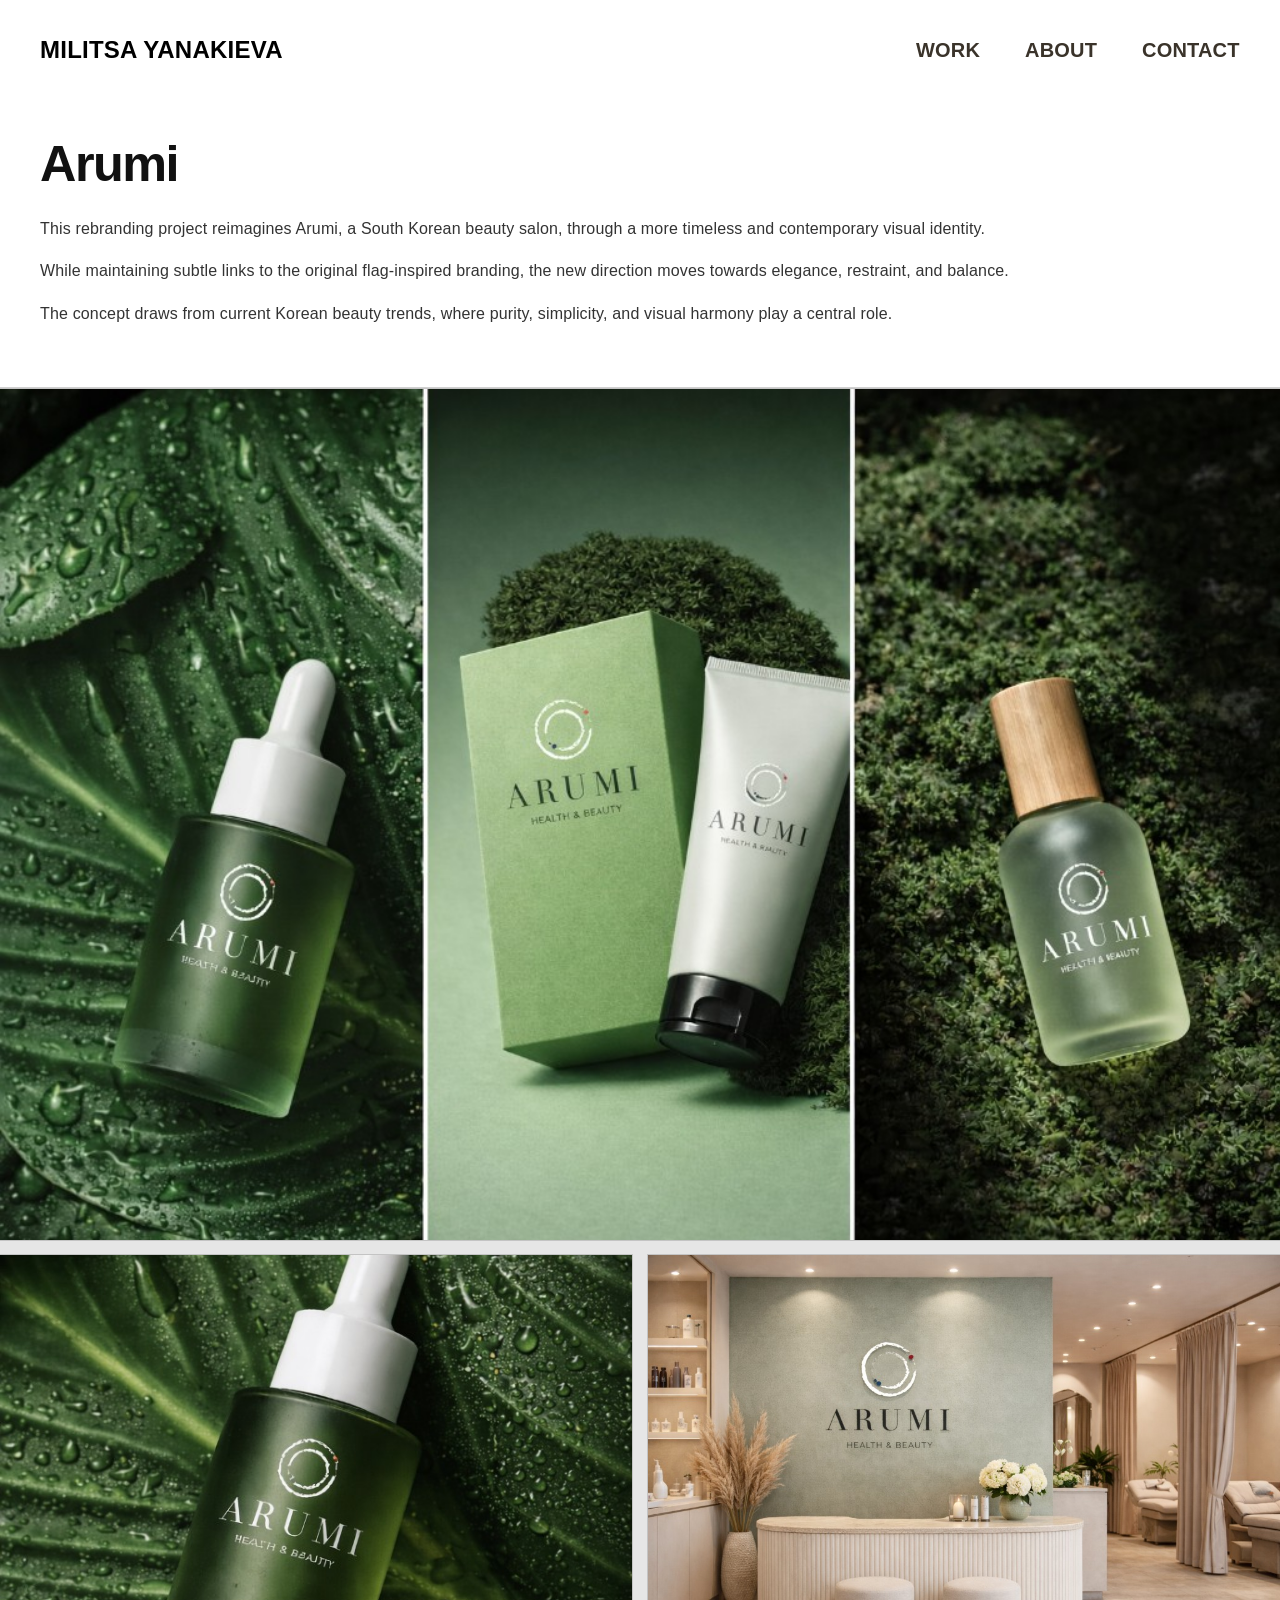
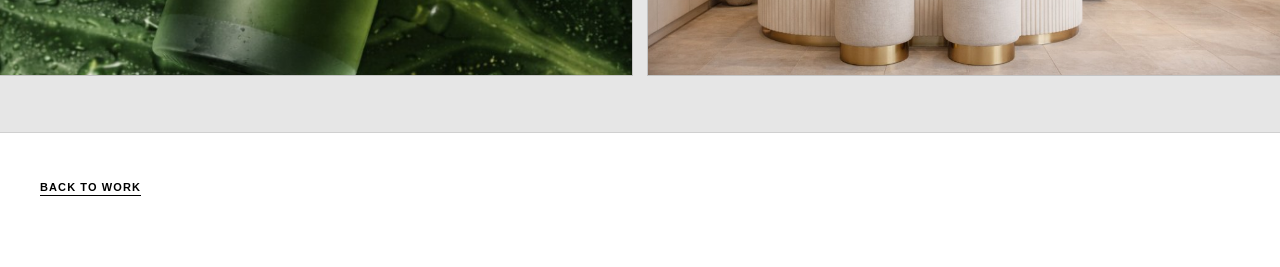
<file: arumi.html>
<!DOCTYPE html>
<html lang="en">
  <head>
    <meta charset="UTF-8" />
    <meta name="viewport" content="width=device-width, initial-scale=1.0" />
    <title>Arumi — Militsa Yanakieva</title>
    <meta
      name="description"
      content="Arumi — rebranding a South Korean beauty salon toward a timeless, contemporary identity: elegance, restraint, and harmony inspired by Korean beauty trends. Design by Militsa Yanakieva."
    />
    <link rel="icon" href="./assets/favicon.svg" type="image/svg+xml" sizes="any" />
    <link rel="preconnect" href="https://fonts.googleapis.com" />
    <link rel="preconnect" href="https://fonts.gstatic.com" crossorigin />
    <link
      href="https://fonts.googleapis.com/css2?family=Inter:wght@300;400;500;600;700;800;900&display=swap"
      rel="stylesheet"
    />
    <link rel="stylesheet" href="./styles.css" />
    <link rel="stylesheet" href="./case-study.css" />
  </head>
  <body class="cultura-doc">
    <a class="skip" href="#main">Skip to content</a>

    <div id="main" class="page page--inner">
      <header class="inner-top site-nav nav--on-light">
        <a class="inner-top__brand" href="./index.html">Militsa Yanakieva</a>
        <nav class="masthead__nav" aria-label="Primary">
          <a class="nav-link" href="./work.html" aria-current="page">
            <span class="subnav__mask">
              <span class="subnav__text">Work</span>
            </span>
          </a>
          <a class="nav-link" href="./about.html">
            <span class="subnav__mask">
              <span class="subnav__text">About</span>
            </span>
          </a>
          <a class="nav-link" href="./contact.html">
            <span class="subnav__mask">
              <span class="subnav__text">Contact</span>
            </span>
          </a>
        </nav>
      </header>

      <main class="sheet sheet--project-case sheet--cultura" id="main-content" data-theme="light">
        <header class="cultura-hero">
          <h1 class="cultura-hero__title">Arumi</h1>
          <div class="cultura-hero__copy">
            <p class="cultura-hero__lede">
              This rebranding project reimagines Arumi, a South Korean beauty salon, through a more timeless and
              contemporary visual identity.
            </p>
            <p class="cultura-hero__lede">
              While maintaining subtle links to the original flag-inspired branding, the new direction moves towards
              elegance, restraint, and balance.
            </p>
            <p class="cultura-hero__lede">
              The concept draws from current Korean beauty trends, where purity, simplicity, and visual harmony play a
              central role.
            </p>
          </div>
        </header>

        <section class="cultura-showcase" aria-label="Arumi project imagery">
          <div class="cultura-showcase__grid">
            <!-- Row 1: full-width landscape -->
            <figure class="cultura-tile cultura-tile--hero cultura-tile--hero--arumi">
              <img
                src="./assets/arumi-hero.png"
                alt="Arumi Health and Beauty — triptych: green dropper bottle on dewy leaf; sage packaging and tube on moss; frosted spray bottle in moss with wood cap"
                width="1024"
                height="682"
                loading="eager"
                decoding="async"
              />
            </figure>
            <!-- Row 2: two-up -->
            <div class="cultura-showcase__duo">
              <figure class="cultura-tile cultura-tile--half cultura-tile--half--arumi-dropper">
                <img
                  src="./assets/arumi-row2-left.png"
                  alt="Arumi Health and Beauty — frosted green dropper bottle on dewy dark green leaves, white logo and serif wordmark"
                  width="682"
                  height="1024"
                  loading="lazy"
                  decoding="async"
                />
              </figure>
              <figure class="cultura-tile cultura-tile--half cultura-tile--half--arumi-interior">
                <img
                  src="./assets/arumi-row2-right.png"
                  alt="Arumi salon interior — sage feature wall with logo, curved reception desk, hydrangeas and treatment area beyond"
                  width="1024"
                  height="682"
                  loading="lazy"
                  decoding="async"
                />
              </figure>
            </div>
          </div>
        </section>

        <a class="project-case__back" href="./work.html">Back to work</a>
      </main>
    </div>

    <script src="./inner-nav-ticker.js"></script>
    <script src="./main.js"></script>
    <script src="./header-theme.js"></script>
  </body>
</html>
</file>
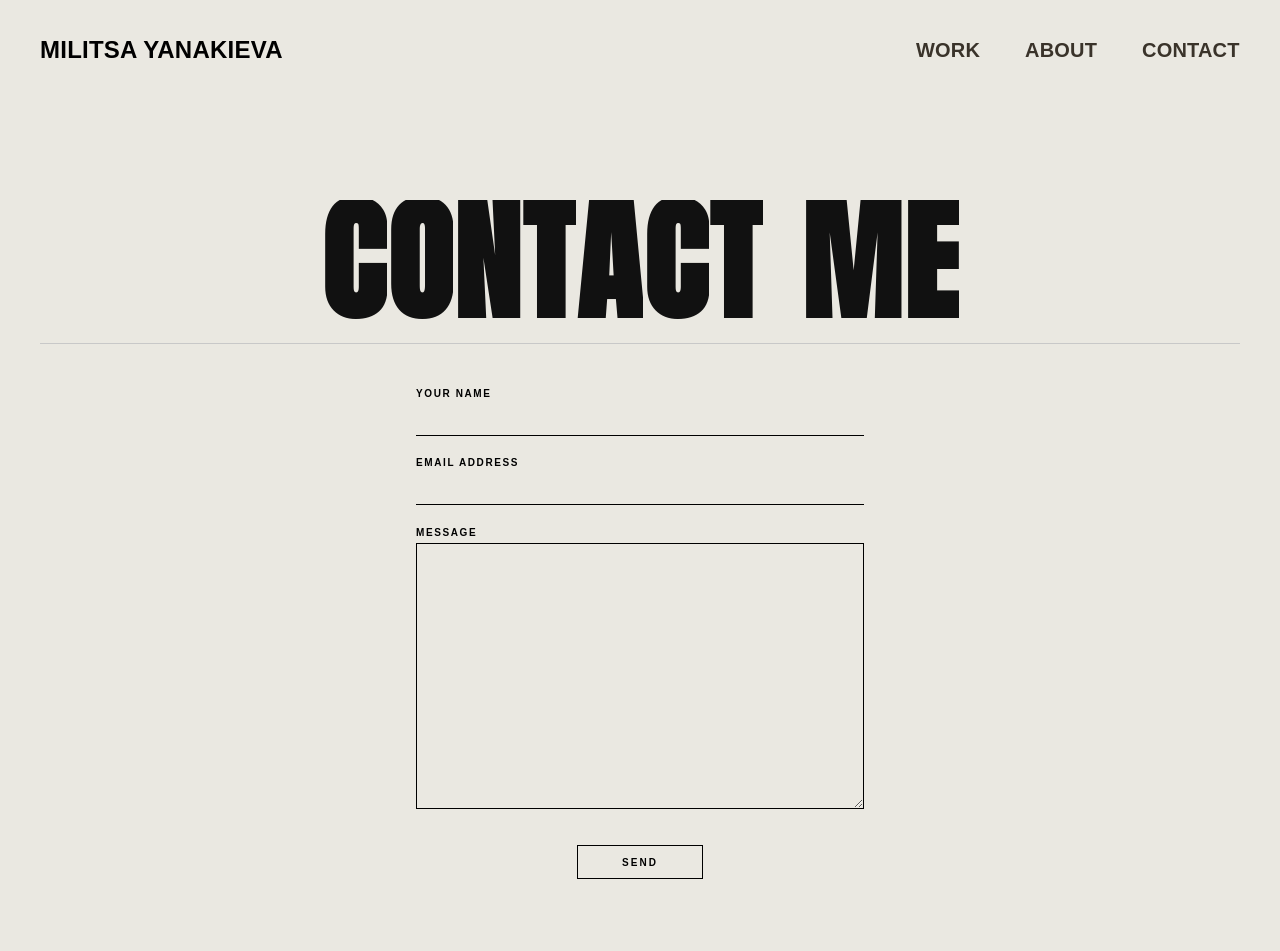
<file: contact.html>
<!DOCTYPE html>
<html lang="en">
  <head>
    <meta charset="UTF-8" />
    <meta name="viewport" content="width=device-width, initial-scale=1.0" />
    <title>Contact — Militsa Yanakieva</title>
    <meta name="description" content="Contact Militsa Yanakieva" />
    <link rel="icon" href="./assets/favicon.svg" type="image/svg+xml" sizes="any" />
    <link rel="preconnect" href="https://fonts.googleapis.com" />
    <link rel="preconnect" href="https://fonts.gstatic.com" crossorigin />
    <link
      href="https://fonts.googleapis.com/css2?family=Inter:wght@300;400;500;600;700;800;900&display=swap"
      rel="stylesheet"
    />
    <link
      href="https://fonts.googleapis.com/css2?family=Anton&display=swap"
      rel="stylesheet"
    />
    <link rel="stylesheet" href="./styles.css" />
    <style>
      body {
        font-family: "Helvetica Neue", Helvetica, Arial, sans-serif;
      }

      .inner-top__brand {
        font-family: "Helvetica Neue", Helvetica, Arial, sans-serif;
        font-weight: 700;
        font-size: 24px;
        letter-spacing: 0.01em;
      }

      .masthead__nav a {
        font-family: "Helvetica Neue", Helvetica, Arial, sans-serif;
        font-weight: 700;
        font-size: 20px;
        letter-spacing: 0.01em;
        display: inline-block;
        line-height: 1;
      }

      .sheet--contact {
        padding-top: 0;
      }

      .contact-hero {
        padding-top: clamp(3.25rem, 12vh, 7.5rem);
        padding-bottom: clamp(0.75rem, 2vw, 1.25rem);
        text-align: center;
      }

      .contact-hero__title {
        margin: 0;
        font-family: "Anton", Impact, Haettenschweiler, "Arial Narrow Bold", sans-serif;
        text-transform: uppercase;
        font-size: clamp(2.6rem, 10.5vw, 9rem);
        line-height: 0.92;
        letter-spacing: 0.012em;
        white-space: nowrap;
        color: #111;
      }

      .contact-hero__title-inner {
        display: inline-flex;
        align-items: baseline;
        white-space: nowrap;
      }

      .contact-hero .letter-mask {
        display: inline-block;
        overflow: hidden;
        position: relative;
      }

      .contact-hero .letter {
        display: inline-block;
        transform: translate3d(var(--start-x, 110%), var(--start-y, 0), 0);
        backface-visibility: hidden;
        -webkit-font-smoothing: antialiased;
        will-change: transform, opacity;
      }

      .contact-hero .letter-mask--space {
        width: 0.28em;
      }

      .contact-hero__title.is-title-animating .letter {
        animation-name: var(--intro-animation, contactEnterFromRight);
        animation-duration: 1.4s;
        animation-delay: var(--delay, 0s);
        animation-timing-function: cubic-bezier(0.76, 0, 0.24, 1);
        animation-fill-mode: forwards;
      }

      .contact-hero__title.is-title-done .letter:not(.letter--clone) {
        transform: translate3d(0, 0, 0);
      }

      .contact-hero .letter.letter--exit {
        animation: contactExitLeft 0.55s cubic-bezier(0.3, 0.05, 0.35, 1) forwards;
      }

      .contact-hero .letter.letter--clone {
        position: absolute;
        top: 0;
        left: 0;
      }

      .contact-hero .letter.letter--enter {
        animation: contactEnterRight 1.45s cubic-bezier(0.62, 0.04, 0.2, 1) forwards;
      }

      @keyframes contactEnterFromRight {
        0% {
          transform: translate3d(110%, 0, 0);
        }
        60% {
          transform: translate3d(-2%, 0, 0);
        }
        100% {
          transform: translate3d(0, 0, 0);
        }
      }

      @keyframes contactEnterFromTop {
        0% {
          transform: translate3d(0, -110%, 0);
        }
        60% {
          transform: translate3d(0, 2%, 0);
        }
        100% {
          transform: translate3d(0, 0, 0);
        }
      }

      @keyframes contactEnterFromBottom {
        0% {
          transform: translate3d(0, 110%, 0);
        }
        60% {
          transform: translate3d(0, -2%, 0);
        }
        100% {
          transform: translate3d(0, 0, 0);
        }
      }

      @keyframes contactExitLeft {
        0% {
          transform: translate3d(0, 0, 0);
        }
        100% {
          transform: translate3d(-110%, 0, 0);
        }
      }

      @keyframes contactEnterRight {
        0% {
          transform: translate3d(110%, 0, 0);
        }
        85% {
          transform: translate3d(-2%, 0, 0);
        }
        100% {
          transform: translate3d(0, 0, 0);
        }
      }

      .contact-hero__rule {
        margin-top: 0;
        margin-bottom: clamp(1.5rem, 4vw, 2.75rem);
      }

      @media (max-width: 900px) {
        .contact-hero {
          padding-top: clamp(2.5rem, 10vh, 5rem);
        }

        .contact-hero__title {
          font-size: clamp(2.15rem, 11.5vw, 6.9rem);
          white-space: normal;
        }

        .contact-hero__title-inner {
          white-space: normal;
          flex-wrap: wrap;
          justify-content: center;
        }
      }

      .subnav__mask {
        display: inline-block;
        overflow: hidden;
        position: relative;
        vertical-align: top;
      }

      .subnav__text {
        display: inline-block;
        transform: translate3d(0, 0, 0);
        will-change: transform, opacity;
      }

      .subnav__text--clone {
        position: absolute;
        top: 0;
        left: 0;
      }

      .subnav__text--exit {
        animation: subNavExitUp 0.45s cubic-bezier(0.4, 0, 0.6, 1) forwards;
      }

      .subnav__text--enter {
        animation: subNavEnterFromBottom 1.3s cubic-bezier(0.76, 0, 0.24, 1)
          forwards;
      }

      @keyframes subNavExitUp {
        0% {
          transform: translate3d(0, 0, 0);
          opacity: 1;
        }
        100% {
          transform: translate3d(0, -110%, 0);
          opacity: 0;
        }
      }

      @keyframes subNavEnterFromBottom {
        0% {
          transform: translate3d(0, 110%, 0);
        }
        85% {
          transform: translate3d(0, -2%, 0);
        }
        100% {
          transform: translate3d(0, 0, 0);
        }
      }
    </style>
  </head>
  <body>
    <a class="skip" href="#main">Skip to content</a>

    <div id="main" class="page page--inner">
      <header class="inner-top site-nav nav--on-light">
        <a class="inner-top__brand" href="./index.html">Militsa Yanakieva</a>
        <nav class="masthead__nav" aria-label="Primary">
          <a class="nav-link" href="./work.html">
            <span class="subnav__mask">
              <span class="subnav__text">Work</span>
            </span>
          </a>
          <a class="nav-link" href="./about.html">
            <span class="subnav__mask">
              <span class="subnav__text">About</span>
            </span>
          </a>
          <a class="nav-link" href="./contact.html" aria-current="page">
            <span class="subnav__mask">
              <span class="subnav__text">Contact</span>
            </span>
          </a>
        </nav>
      </header>

      <main class="sheet sheet--contact" id="main-content" data-theme="light">
        <div class="contact-hero">
          <h1 id="contact-hero-title" class="contact-hero__title" aria-label="Contact me"></h1>
        </div>
        <hr class="sheet__rule contact-hero__rule" />

        <form class="contact-form" action="#" method="post">
          <label class="contact-form__label" for="contact-name">Your name</label>
          <input
            class="contact-form__input"
            id="contact-name"
            name="name"
            type="text"
            autocomplete="name"
            required
          />

          <label class="contact-form__label" for="contact-email">Email address</label>
          <input
            class="contact-form__input"
            id="contact-email"
            name="email"
            type="email"
            autocomplete="email"
            required
          />

          <label class="contact-form__label" for="contact-message">Message</label>
          <textarea
            class="contact-form__textarea"
            id="contact-message"
            name="message"
            rows="10"
            required
          ></textarea>

          <button type="submit" class="contact-form__send">Send</button>
        </form>
      </main>
    </div>

    <script>
      (function () {
        const masks = document.querySelectorAll(".masthead__nav .subnav__mask");

        masks.forEach((mask) => {
          if (mask.dataset.tickerBound === "true") return;
          mask.dataset.tickerBound = "true";

          mask.addEventListener("mouseenter", () => {
            if (mask.dataset.animating === "true") return;

            const originalText = mask.querySelector(".subnav__text:not(.subnav__text--clone)");
            if (!originalText) return;

            mask.dataset.animating = "true";
            originalText.classList.remove("subnav__text--exit");
            originalText.style.opacity = "1";
            originalText.style.transform = "translate3d(0, 0, 0)";
            originalText.offsetWidth;
            originalText.classList.add("subnav__text--exit");

            const clone = originalText.cloneNode(true);
            clone.classList.remove("subnav__text--exit");
            clone.classList.add("subnav__text--clone", "subnav__text--enter");
            mask.appendChild(clone);

            originalText.addEventListener(
              "animationend",
              () => {
                originalText.classList.remove("subnav__text--exit");
                originalText.style.opacity = "0";
                originalText.style.transform = "translate3d(0, 0, 0)";
              },
              { once: true }
            );

            clone.addEventListener(
              "animationend",
              () => {
                clone.remove();
                originalText.style.opacity = "1";
                originalText.style.transform = "translate3d(0, 0, 0)";
                mask.dataset.animating = "false";
              },
              { once: true }
            );
          });
        });
      })();
    </script>
    <script>
      (function () {
        const contactTitleEl = document.getElementById("contact-hero-title");
        const contactTitleText = "CONTACT ME";

        function animateContactTitleLetters() {
          if (!contactTitleEl) return;

          contactTitleEl.classList.remove("is-title-animating", "is-title-done");

          const introDirections = [
            { name: "contactEnterFromRight", startX: "110%", startY: "0%" },
            { name: "contactEnterFromTop", startX: "0%", startY: "-110%" },
            { name: "contactEnterFromBottom", startX: "0%", startY: "110%" }
          ];
          let letterIndex = 0;
          const chars = contactTitleText.split("");

          const titleMarkup = chars
            .map((char) => {
              if (char === " ") {
                return '<span class="letter-mask letter-mask--space" aria-hidden="true"></span>';
              }
              const direction =
                introDirections[Math.floor(Math.random() * introDirections.length)];
              const delay = letterIndex * 0.16;
              letterIndex += 1;
              return `<span class="letter-mask"><span class="letter" style="--delay:${delay.toFixed(
                3
              )}s;--intro-animation:${direction.name};--start-x:${direction.startX};--start-y:${direction.startY};">${char}</span></span>`;
            })
            .join("");

          contactTitleEl.innerHTML = `<span class="contact-hero__title-inner" aria-label="Contact me">${titleMarkup}</span>`;
          contactTitleEl.offsetWidth;
          contactTitleEl.classList.add("is-title-animating");

          const introDurationMs = 1400 + Math.max(0, letterIndex - 1) * 160;
          setTimeout(() => {
            contactTitleEl.classList.remove("is-title-animating");
            contactTitleEl.classList.add("is-title-done");
            setupContactTitleHoverTicker();
          }, introDurationMs + 20);
        }

        function setupContactTitleHoverTicker() {
          if (!contactTitleEl) return;
          const masks = contactTitleEl.querySelectorAll(".letter-mask");

          masks.forEach((mask) => {
            if (mask.classList.contains("letter-mask--space") || mask.dataset.tickerBound === "true") {
              return;
            }
            mask.dataset.tickerBound = "true";
            mask.addEventListener("mouseenter", () => {
              if (mask.dataset.animating === "true") return;

              const originalLetter = mask.querySelector(".letter:not(.letter--clone)");
              if (!originalLetter) return;

              mask.dataset.animating = "true";
              originalLetter.classList.remove("letter--exit");
              originalLetter.style.transform = "translate3d(0, 0, 0)";
              originalLetter.offsetWidth;
              originalLetter.classList.add("letter--exit");

              const clone = originalLetter.cloneNode(true);
              clone.classList.remove("letter--exit");
              clone.classList.add("letter--clone", "letter--enter");
              mask.appendChild(clone);

              originalLetter.addEventListener(
                "animationend",
                () => {
                  originalLetter.classList.remove("letter--exit");
                  originalLetter.style.transform = "translate3d(-110%, 0, 0)";
                },
                { once: true }
              );

              clone.addEventListener(
                "animationend",
                () => {
                  clone.remove();
                  originalLetter.style.transform = "translate3d(0, 0, 0)";
                  mask.dataset.animating = "false";
                },
                { once: true }
              );
            });
          });
        }

        function runContactIntro() {
          setTimeout(animateContactTitleLetters, 140);
        }

        if (document.readyState === "complete") {
          runContactIntro();
        } else {
          window.addEventListener("load", runContactIntro);
        }
      })();
    </script>
    <script src="./main.js"></script>
    <script src="./header-theme.js"></script>
  </body>
</html>
</file>
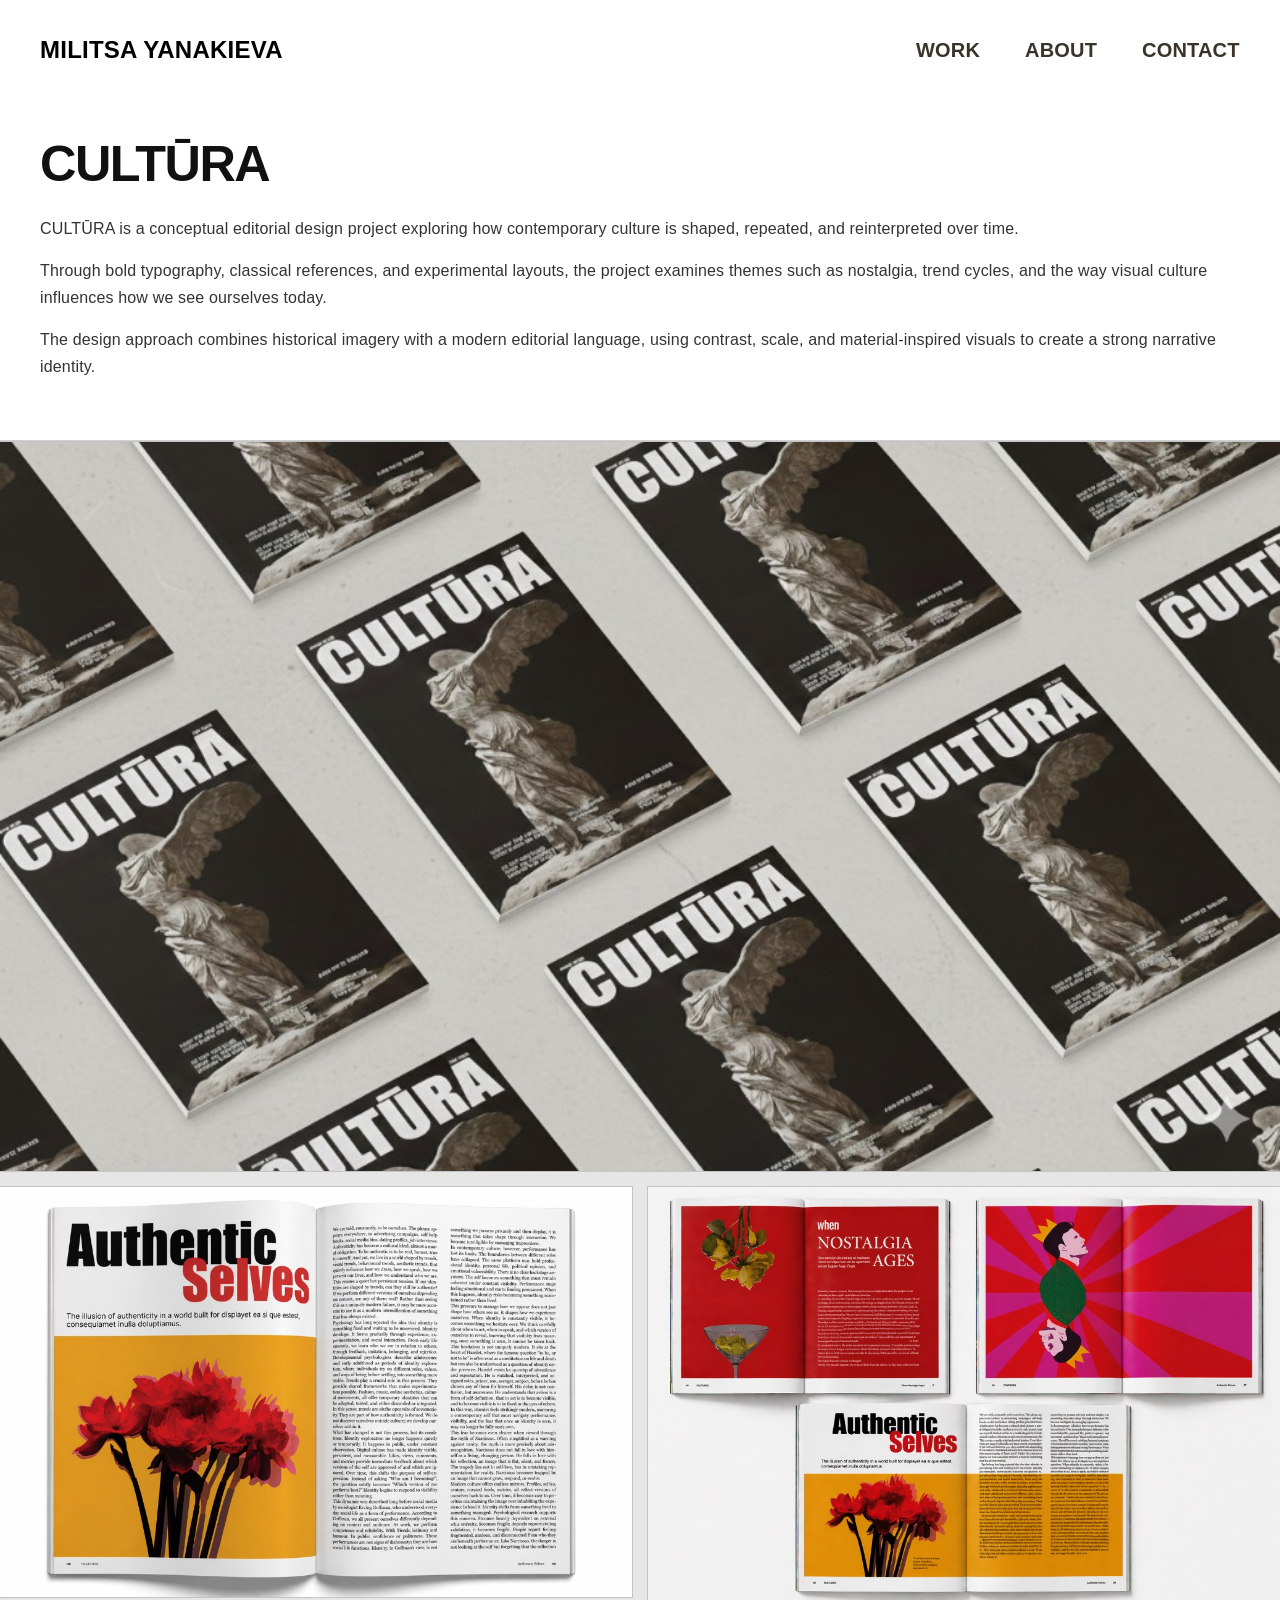
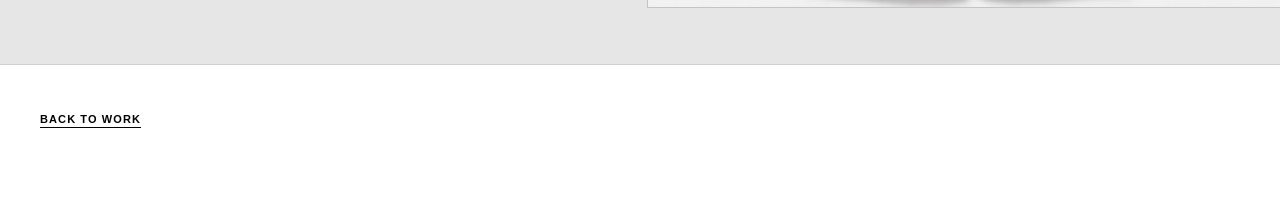
<file: cultura.html>
<!DOCTYPE html>
<html lang="en">
  <head>
    <meta charset="UTF-8" />
    <meta name="viewport" content="width=device-width, initial-scale=1.0" />
    <title>Cultura — Militsa Yanakieva</title>
    <meta
      name="description"
      content="CULTŪRA — conceptual editorial design on contemporary culture, nostalgia, and visual identity. Classical references, bold typography, and experimental layouts by Militsa Yanakieva."
    />
    <link rel="icon" href="./assets/favicon.svg" type="image/svg+xml" sizes="any" />
    <link rel="preconnect" href="https://fonts.googleapis.com" />
    <link rel="preconnect" href="https://fonts.gstatic.com" crossorigin />
    <link
      href="https://fonts.googleapis.com/css2?family=Inter:wght@300;400;500;600;700;800;900&display=swap"
      rel="stylesheet"
    />
    <link rel="stylesheet" href="./styles.css" />
    <link rel="stylesheet" href="./case-study.css" />
  </head>
  <body class="cultura-doc">
    <a class="skip" href="#main">Skip to content</a>

    <div id="main" class="page page--inner">
      <header class="inner-top site-nav nav--on-light">
        <a class="inner-top__brand" href="./index.html">Militsa Yanakieva</a>
        <nav class="masthead__nav" aria-label="Primary">
          <a class="nav-link" href="./work.html" aria-current="page">
            <span class="subnav__mask">
              <span class="subnav__text">Work</span>
            </span>
          </a>
          <a class="nav-link" href="./about.html">
            <span class="subnav__mask">
              <span class="subnav__text">About</span>
            </span>
          </a>
          <a class="nav-link" href="./contact.html">
            <span class="subnav__mask">
              <span class="subnav__text">Contact</span>
            </span>
          </a>
        </nav>
      </header>

      <main class="sheet sheet--project-case sheet--cultura" id="main-content" data-theme="light">
        <header class="cultura-hero">
          <h1 class="cultura-hero__title">CULTŪRA</h1>
          <div class="cultura-hero__copy">
            <p class="cultura-hero__lede">
              CULTŪRA is a conceptual editorial design project exploring how contemporary culture is shaped, repeated,
              and reinterpreted over time.
            </p>
            <p class="cultura-hero__lede">
              Through bold typography, classical references, and experimental layouts, the project examines themes such
              as nostalgia, trend cycles, and the way visual culture influences how we see ourselves today.
            </p>
            <p class="cultura-hero__lede">
              The design approach combines historical imagery with a modern editorial language, using contrast, scale,
              and material-inspired visuals to create a strong narrative identity.
            </p>
          </div>
        </header>

        <section class="cultura-showcase" aria-label="Cultura project imagery">
          <div class="cultura-showcase__grid">
            <!-- Row 1: full-width landscape -->
            <figure class="cultura-tile cultura-tile--hero">
              <img
                src="./assets/cultura-hero.png"
                alt="Cultūra magazine covers in a diagonal grid on a light textured surface, Nike of Samothrace on each cover"
                width="1024"
                height="585"
                loading="eager"
                decoding="async"
              />
            </figure>
            <!-- Row 2: two-up -->
            <div class="cultura-showcase__duo">
              <figure class="cultura-tile cultura-tile--half cultura-tile--half--as">
                <img
                  src="./assets/cultura-row2-left.png"
                  alt="Cultūra magazine spread — Authentic Selves, title and red flowers on yellow"
                  width="1024"
                  height="667"
                  loading="lazy"
                  decoding="async"
                />
              </figure>
              <figure class="cultura-tile cultura-tile--half cultura-tile--half--three">
                <img
                  src="./assets/cultura-row2-right.png"
                  alt="Cultūra magazine — three open spreads including Nostalgia in red and Authentic Selves"
                  width="1024"
                  height="682"
                  loading="lazy"
                  decoding="async"
                />
              </figure>
            </div>
          </div>
        </section>

        <a class="project-case__back" href="./work.html">Back to work</a>
      </main>
    </div>

    <script src="./inner-nav-ticker.js"></script>
    <script src="./main.js"></script>
    <script src="./header-theme.js"></script>
  </body>
</html>
</file>
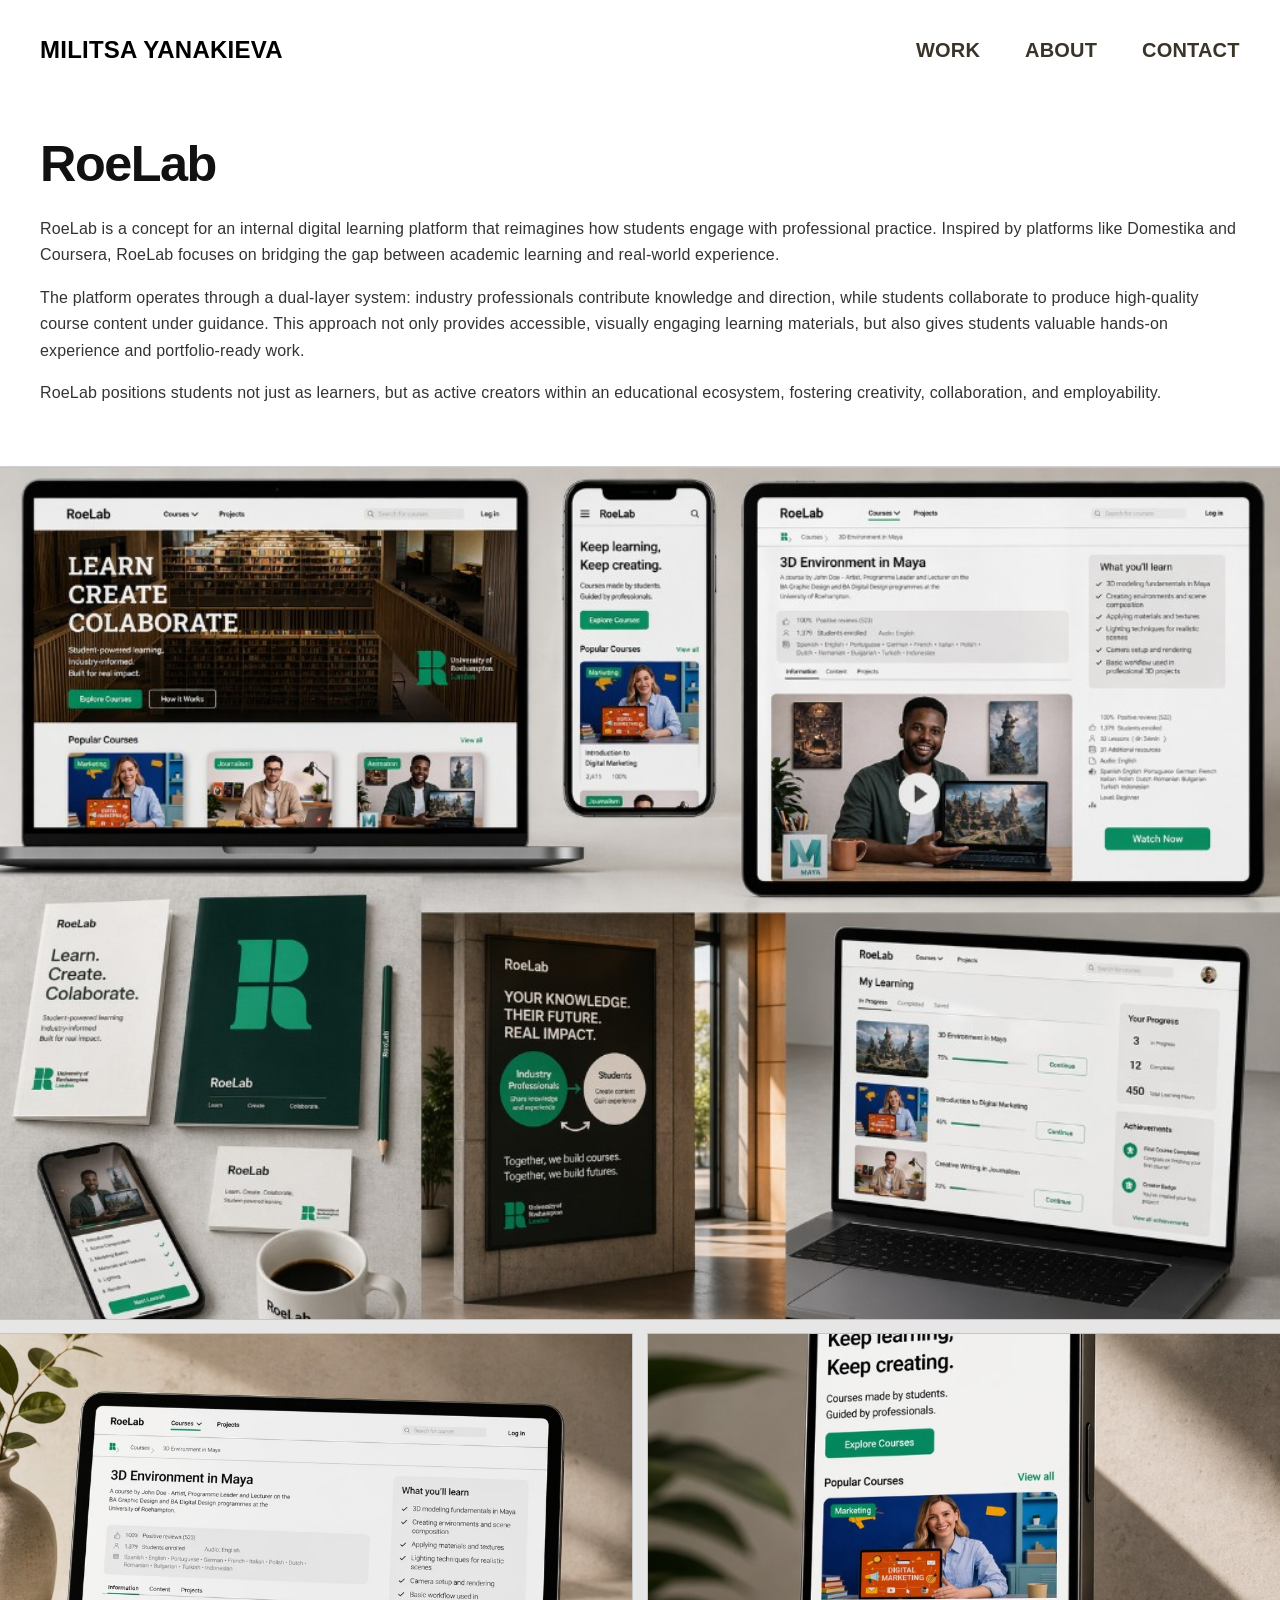
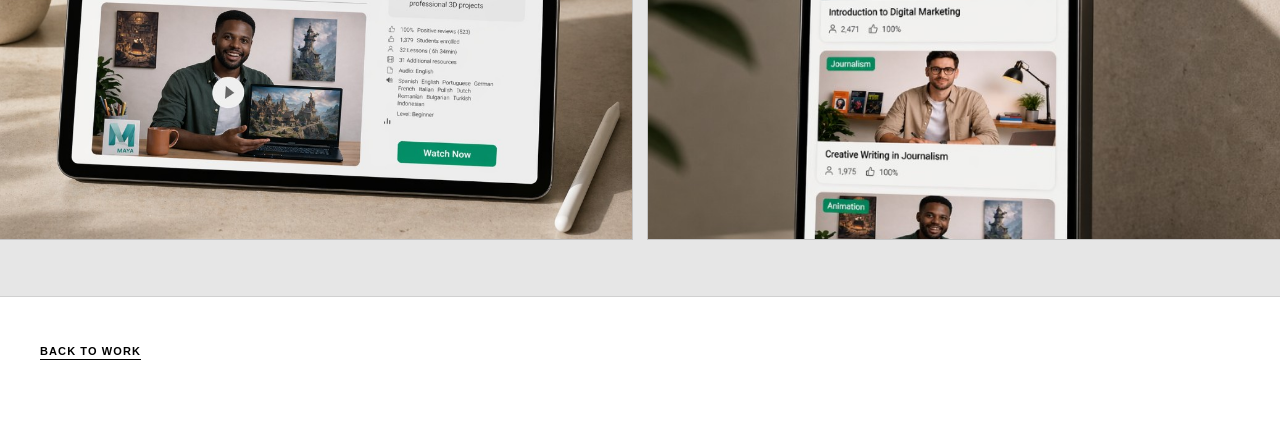
<file: roelab.html>
<!DOCTYPE html>
<html lang="en">
  <head>
    <meta charset="UTF-8" />
    <meta name="viewport" content="width=device-width, initial-scale=1.0" />
    <title>RoeLab — Militsa Yanakieva</title>
    <meta
      name="description"
      content="RoeLab — concept for an internal digital learning platform bridging academic learning and professional practice; service design and UX/UI by Militsa Yanakieva."
    />
    <link rel="icon" href="./assets/favicon.svg" type="image/svg+xml" sizes="any" />
    <link rel="preconnect" href="https://fonts.googleapis.com" />
    <link rel="preconnect" href="https://fonts.gstatic.com" crossorigin />
    <link
      href="https://fonts.googleapis.com/css2?family=Inter:wght@300;400;500;600;700;800;900&display=swap"
      rel="stylesheet"
    />
    <link rel="stylesheet" href="./styles.css" />
    <link rel="stylesheet" href="./case-study.css" />
  </head>
  <body class="cultura-doc">
    <a class="skip" href="#main">Skip to content</a>

    <div id="main" class="page page--inner">
      <header class="inner-top site-nav nav--on-light">
        <a class="inner-top__brand" href="./index.html">Militsa Yanakieva</a>
        <nav class="masthead__nav" aria-label="Primary">
          <a class="nav-link" href="./work.html" aria-current="page">
            <span class="subnav__mask">
              <span class="subnav__text">Work</span>
            </span>
          </a>
          <a class="nav-link" href="./about.html">
            <span class="subnav__mask">
              <span class="subnav__text">About</span>
            </span>
          </a>
          <a class="nav-link" href="./contact.html">
            <span class="subnav__mask">
              <span class="subnav__text">Contact</span>
            </span>
          </a>
        </nav>
      </header>

      <main class="sheet sheet--project-case sheet--cultura" id="main-content" data-theme="light">
        <header class="cultura-hero">
          <h1 class="cultura-hero__title">RoeLab</h1>
          <div class="cultura-hero__copy">
            <p class="cultura-hero__lede">
              RoeLab is a concept for an internal digital learning platform that reimagines how students engage with
              professional practice. Inspired by platforms like Domestika and Coursera, RoeLab focuses on bridging the
              gap between academic learning and real-world experience.
            </p>
            <p class="cultura-hero__lede">
              The platform operates through a dual-layer system: industry professionals contribute knowledge and
              direction, while students collaborate to produce high-quality course content under guidance. This approach
              not only provides accessible, visually engaging learning materials, but also gives students valuable
              hands-on experience and portfolio-ready work.
            </p>
            <p class="cultura-hero__lede">
              RoeLab positions students not just as learners, but as active creators within an educational ecosystem,
              fostering creativity, collaboration, and employability.
            </p>
          </div>
        </header>

        <section class="cultura-showcase" aria-label="RoeLab project imagery">
          <div class="cultura-showcase__grid">
            <figure class="cultura-tile cultura-tile--hero cultura-tile--hero--roelab">
              <img
                src="./assets/roelab-hero.png"
                alt="RoeLab — brand and UI showcase: laptop homepage, phone, tablet course view, dashboard, print collateral, and hallway poster"
                width="1024"
                height="682"
                loading="eager"
                decoding="async"
              />
            </figure>
            <div class="cultura-showcase__duo">
              <figure class="cultura-tile cultura-tile--half cultura-tile--half--roelab-tablet">
                <img
                  src="./assets/roelab-row2-left.png"
                  alt="RoeLab course page on tablet — 3D Environment in Maya with video, information tabs, and What you'll learn sidebar"
                  width="1024"
                  height="819"
                  loading="lazy"
                  decoding="async"
                />
              </figure>
              <figure class="cultura-tile cultura-tile--half cultura-tile--half--roelab-phone">
                <img
                  src="./assets/roelab-row2-right.png"
                  alt="RoeLab mobile app — home with Keep learning Keep creating, Explore Courses, and Popular Courses list"
                  width="768"
                  height="1024"
                  loading="lazy"
                  decoding="async"
                />
              </figure>
            </div>
          </div>
        </section>

        <a class="project-case__back" href="./work.html">Back to work</a>
      </main>
    </div>

    <script src="./inner-nav-ticker.js"></script>
    <script src="./main.js"></script>
    <script src="./header-theme.js"></script>
  </body>
</html>
</file>
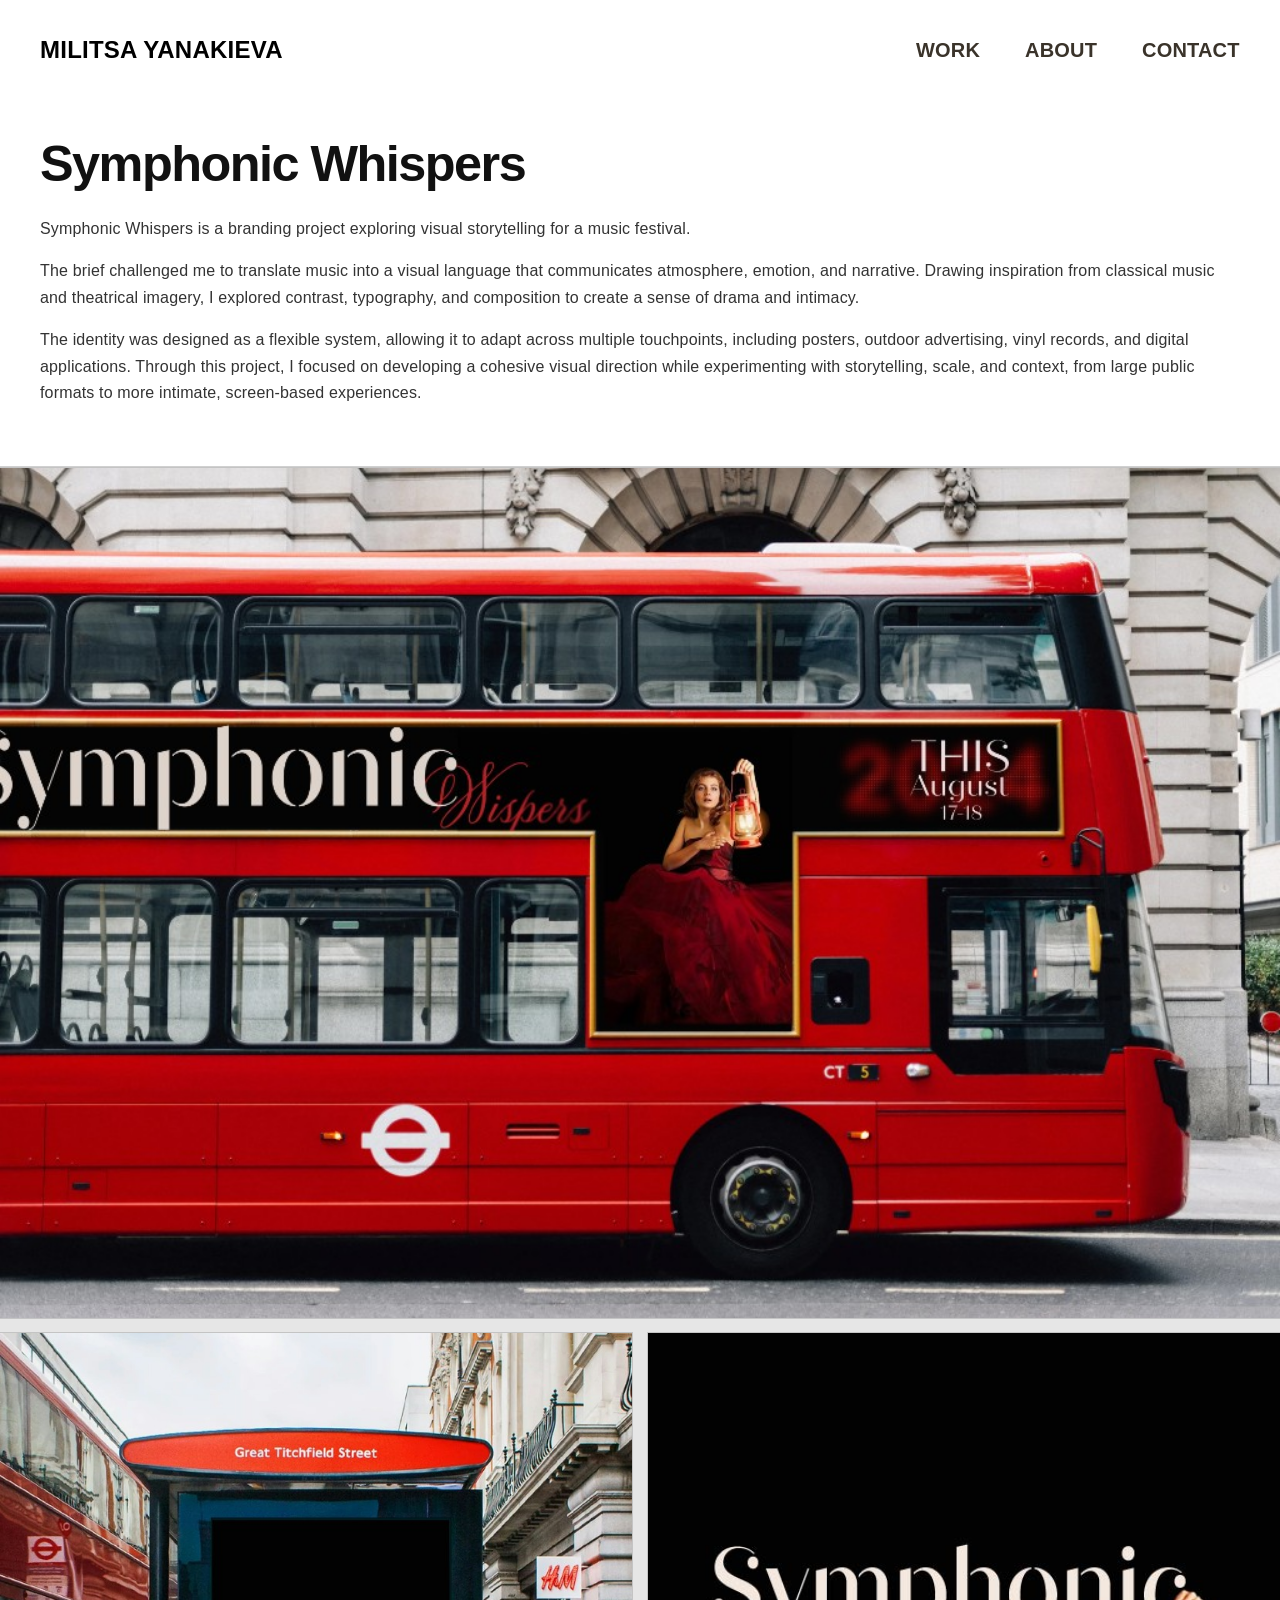
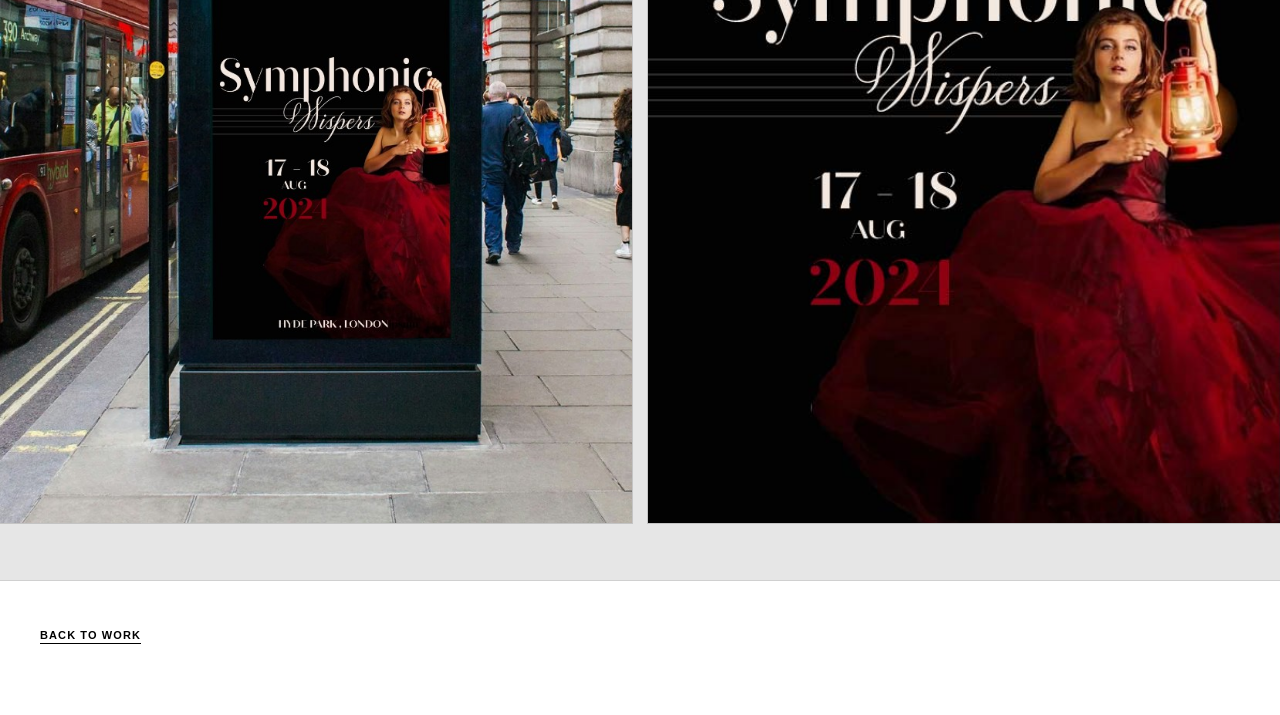
<file: symphonic-whispers.html>
<!DOCTYPE html>
<html lang="en">
  <head>
    <meta charset="UTF-8" />
    <meta name="viewport" content="width=device-width, initial-scale=1.0" />
    <title>Symphonic Whispers — Militsa Yanakieva</title>
    <meta
      name="description"
      content="Symphonic Whispers — branding for a music festival: visual storytelling, classical and theatrical inspiration, posters, outdoor, vinyl, and digital by Militsa Yanakieva."
    />
    <link rel="icon" href="./assets/favicon.svg" type="image/svg+xml" sizes="any" />
    <link rel="preconnect" href="https://fonts.googleapis.com" />
    <link rel="preconnect" href="https://fonts.gstatic.com" crossorigin />
    <link
      href="https://fonts.googleapis.com/css2?family=Inter:wght@300;400;500;600;700;800;900&display=swap"
      rel="stylesheet"
    />
    <link rel="stylesheet" href="./styles.css" />
    <link rel="stylesheet" href="./case-study.css" />
  </head>
  <body class="cultura-doc">
    <a class="skip" href="#main">Skip to content</a>

    <div id="main" class="page page--inner">
      <header class="inner-top site-nav nav--on-light">
        <a class="inner-top__brand" href="./index.html">Militsa Yanakieva</a>
        <nav class="masthead__nav" aria-label="Primary">
          <a class="nav-link" href="./work.html" aria-current="page">
            <span class="subnav__mask">
              <span class="subnav__text">Work</span>
            </span>
          </a>
          <a class="nav-link" href="./about.html">
            <span class="subnav__mask">
              <span class="subnav__text">About</span>
            </span>
          </a>
          <a class="nav-link" href="./contact.html">
            <span class="subnav__mask">
              <span class="subnav__text">Contact</span>
            </span>
          </a>
        </nav>
      </header>

      <main class="sheet sheet--project-case sheet--cultura" id="main-content" data-theme="light">
        <header class="cultura-hero">
          <h1 class="cultura-hero__title">Symphonic Whispers</h1>
          <div class="cultura-hero__copy">
            <p class="cultura-hero__lede">
              Symphonic Whispers is a branding project exploring visual storytelling for a music festival.
            </p>
            <p class="cultura-hero__lede">
              The brief challenged me to translate music into a visual language that communicates atmosphere, emotion,
              and narrative. Drawing inspiration from classical music and theatrical imagery, I explored contrast,
              typography, and composition to create a sense of drama and intimacy.
            </p>
            <p class="cultura-hero__lede">
              The identity was designed as a flexible system, allowing it to adapt across multiple touchpoints,
              including posters, outdoor advertising, vinyl records, and digital applications. Through this project, I
              focused on developing a cohesive visual direction while experimenting with storytelling, scale, and
              context, from large public formats to more intimate, screen-based experiences.
            </p>
          </div>
        </header>

        <section class="cultura-showcase" aria-label="Symphonic Whispers project imagery">
          <div class="cultura-showcase__grid">
            <!-- Row 1: full-width landscape -->
            <figure class="cultura-tile cultura-tile--hero cultura-tile--hero--symphonic">
              <img
                src="./assets/symphonic-whispers-hero.png"
                alt="Symphonic Whispers — bus-side poster on a red London double-decker, lantern portrait and August dates"
                width="1024"
                height="681"
                loading="eager"
                decoding="async"
              />
            </figure>
            <!-- Row 2: two-up -->
            <div class="cultura-showcase__duo">
              <figure class="cultura-tile cultura-tile--half cultura-tile--half--symphonic-bus">
                <img
                  src="./assets/symphonic-row2-left.png"
                  alt="Symphonic Whispers digital poster at Great Titchfield Street bus shelter, red bus and street scene"
                  width="819"
                  height="1024"
                  loading="lazy"
                  decoding="async"
                />
              </figure>
              <figure class="cultura-tile cultura-tile--half cultura-tile--half--symphonic-poster">
                <img
                  src="./assets/symphonic-row2-right.png"
                  alt="Symphonic Whispers festival poster — figure in red gown with lantern on black, dates and Hyde Park London"
                  width="590"
                  height="846"
                  loading="lazy"
                  decoding="async"
                />
              </figure>
            </div>
          </div>
        </section>

        <a class="project-case__back" href="./work.html">Back to work</a>
      </main>
    </div>

    <script src="./inner-nav-ticker.js"></script>
    <script src="./main.js"></script>
    <script src="./header-theme.js"></script>
  </body>
</html>
</file>
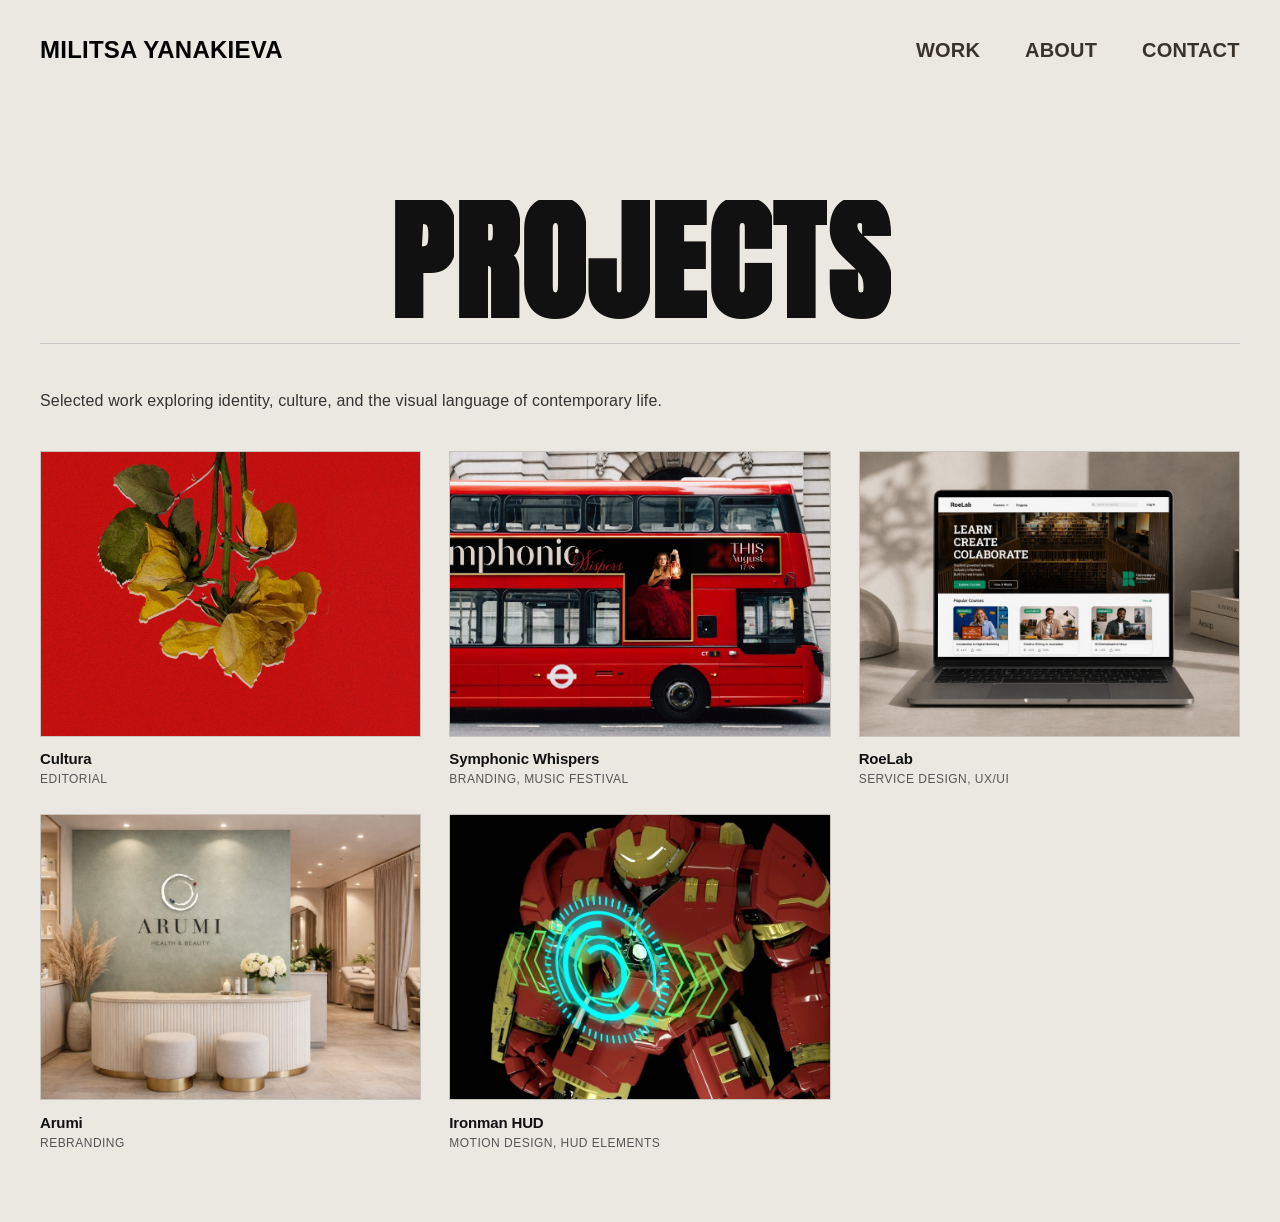
<file: work.html>
<!DOCTYPE html>
<html lang="en">
  <head>
    <meta charset="UTF-8" />
    <meta name="viewport" content="width=device-width, initial-scale=1.0" />
    <title>Work — Militsa Yanakieva</title>
    <meta
      name="description"
      content="Selected work exploring identity, culture, and the visual language of contemporary life."
    />
    <link rel="icon" href="./assets/favicon.svg" type="image/svg+xml" sizes="any" />
    <link rel="preconnect" href="https://fonts.googleapis.com" />
    <link rel="preconnect" href="https://fonts.gstatic.com" crossorigin />
    <link
      href="https://fonts.googleapis.com/css2?family=Inter:wght@300;400;500;600;700;800;900&display=swap"
      rel="stylesheet"
    />
    <link
      href="https://fonts.googleapis.com/css2?family=Anton&display=swap"
      rel="stylesheet"
    />
    <link rel="stylesheet" href="./styles.css" />
    <style>
      body {
        font-family: "Helvetica Neue", Helvetica, Arial, sans-serif;
      }

      .inner-top__brand {
        font-family: "Helvetica Neue", Helvetica, Arial, sans-serif;
        font-weight: 700;
        font-size: 24px;
        letter-spacing: 0.01em;
      }

      .masthead__nav a {
        font-family: "Helvetica Neue", Helvetica, Arial, sans-serif;
        font-weight: 700;
        font-size: 20px;
        letter-spacing: 0.01em;
        display: inline-block;
        line-height: 1;
      }

      .sheet--work {
        padding-top: 0;
      }

      .work-hero {
        padding-top: clamp(3.25rem, 12vh, 7.5rem);
        padding-bottom: clamp(0.75rem, 2vw, 1.25rem);
        text-align: center;
      }

      .work-hero__title {
        margin: 0;
        font-family: "Anton", Impact, Haettenschweiler, "Arial Narrow Bold", sans-serif;
        text-transform: uppercase;
        font-size: clamp(2.6rem, 10.5vw, 9rem);
        line-height: 0.92;
        letter-spacing: 0.012em;
        white-space: nowrap;
        color: #111;
      }

      .work-hero__title-inner {
        display: inline-flex;
        align-items: baseline;
        white-space: nowrap;
      }

      .work-hero .letter-mask {
        display: inline-block;
        overflow: hidden;
        position: relative;
      }

      .work-hero .letter {
        display: inline-block;
        transform: translate3d(var(--start-x, 110%), var(--start-y, 0), 0);
        backface-visibility: hidden;
        -webkit-font-smoothing: antialiased;
        will-change: transform, opacity;
      }

      .work-hero .letter-mask--space {
        width: 0.28em;
      }

      .work-hero__title.is-title-animating .letter {
        animation-name: var(--intro-animation, workEnterFromRight);
        animation-duration: 1.4s;
        animation-delay: var(--delay, 0s);
        animation-timing-function: cubic-bezier(0.76, 0, 0.24, 1);
        animation-fill-mode: forwards;
      }

      .work-hero__title.is-title-done .letter:not(.letter--clone) {
        transform: translate3d(0, 0, 0);
      }

      .work-hero .letter.letter--exit {
        animation: workExitLeft 0.55s cubic-bezier(0.3, 0.05, 0.35, 1) forwards;
      }

      .work-hero .letter.letter--clone {
        position: absolute;
        top: 0;
        left: 0;
      }

      .work-hero .letter.letter--enter {
        animation: workEnterRight 1.45s cubic-bezier(0.62, 0.04, 0.2, 1) forwards;
      }

      @keyframes workEnterFromRight {
        0% {
          transform: translate3d(110%, 0, 0);
        }
        60% {
          transform: translate3d(-2%, 0, 0);
        }
        100% {
          transform: translate3d(0, 0, 0);
        }
      }

      @keyframes workEnterFromTop {
        0% {
          transform: translate3d(0, -110%, 0);
        }
        60% {
          transform: translate3d(0, 2%, 0);
        }
        100% {
          transform: translate3d(0, 0, 0);
        }
      }

      @keyframes workEnterFromBottom {
        0% {
          transform: translate3d(0, 110%, 0);
        }
        60% {
          transform: translate3d(0, -2%, 0);
        }
        100% {
          transform: translate3d(0, 0, 0);
        }
      }

      @keyframes workExitLeft {
        0% {
          transform: translate3d(0, 0, 0);
        }
        100% {
          transform: translate3d(-110%, 0, 0);
        }
      }

      @keyframes workEnterRight {
        0% {
          transform: translate3d(110%, 0, 0);
        }
        85% {
          transform: translate3d(-2%, 0, 0);
        }
        100% {
          transform: translate3d(0, 0, 0);
        }
      }

      .work-hero__rule {
        margin-top: 0;
        margin-bottom: clamp(1.5rem, 4vw, 2.75rem);
      }

      .work-gallery__lede {
        margin-bottom: clamp(1.5rem, 3.5vw, 2.25rem);
      }

      .work-gallery {
        margin: 0;
        padding: 0;
        list-style: none;
        display: grid;
        grid-template-columns: repeat(3, minmax(0, 1fr));
        gap: clamp(1rem, 2.5vw, 1.75rem);
      }

      .work-gallery__card {
        display: flex;
        flex-direction: column;
        height: 100%;
        text-decoration: none;
        color: inherit;
        border-radius: 2px;
        outline-offset: 4px;
        transition: transform 0.35s cubic-bezier(0.33, 1, 0.55, 1),
          box-shadow 0.35s cubic-bezier(0.33, 1, 0.55, 1);
      }

      .work-gallery__card:hover {
        transform: translateY(-3px);
        box-shadow: 0 14px 32px rgba(17, 17, 17, 0.07);
      }

      .work-gallery__thumb img {
        position: absolute;
        inset: 0;
        display: block;
        width: 100%;
        height: 100%;
        object-fit: cover;
      }

      .work-gallery__card:focus-visible {
        outline: 2px solid #111;
      }

      .work-gallery__thumb {
        position: relative;
        overflow: hidden;
        aspect-ratio: 4 / 3;
        width: 100%;
        border: 1px solid #c8c4bc;
        background-color: #e2dfd8;
        background-image: linear-gradient(
            135deg,
            rgba(255, 255, 255, 0.35) 0%,
            rgba(255, 255, 255, 0) 42%
          ),
          linear-gradient(125deg, #d8d4cc 12%, transparent 12.5%),
          linear-gradient(125deg, transparent 87%, #cec9c0 87.5%);
        background-size: 100% 100%, 18px 18px, 18px 18px;
        transition: border-color 0.3s ease, background-color 0.3s ease;
      }

      .work-gallery__card:hover .work-gallery__thumb {
        border-color: #a8a299;
        background-color: #dcd8d0;
      }

      .work-gallery__body {
        padding-top: 0.85rem;
        display: flex;
        flex-direction: column;
        gap: 0.2rem;
      }

      .work-gallery__name {
        margin: 0;
        font-size: 0.9375rem;
        font-weight: 700;
        letter-spacing: -0.01em;
        line-height: 1.25;
        color: #111;
      }

      .work-gallery__type {
        margin: 0;
        font-size: 0.75rem;
        font-weight: 500;
        letter-spacing: 0.04em;
        text-transform: uppercase;
        color: #555;
      }

      @media (max-width: 720px) {
        .work-gallery {
          grid-template-columns: repeat(2, minmax(0, 1fr));
        }
      }

      @media (max-width: 900px) {
        .work-hero {
          padding-top: clamp(2.5rem, 10vh, 5rem);
        }

        .work-hero__title {
          font-size: clamp(2.15rem, 11.5vw, 6.9rem);
          white-space: normal;
        }

        .work-hero__title-inner {
          white-space: normal;
          flex-wrap: wrap;
          justify-content: center;
        }
      }

      @media (max-width: 560px) {
        .work-gallery {
          grid-template-columns: 1fr;
        }
      }

      .work-gallery__thumb--symphonic {
        background: #2a2a2a url("./assets/symphonic-whispers-hero.png") center / cover no-repeat;
      }

      .work-gallery__thumb--roelab {
        background: #e8e8e8 url("./assets/roelab-work-thumb.png") center / cover no-repeat;
      }

      .work-gallery__thumb--arumi {
        background: #d4ddd6 url("./assets/arumi-work-thumb.png") center / cover no-repeat;
      }

      .work-gallery__thumb--ironman-hud {
        background: #000000 url("./assets/ironman-hud-work-thumb.png") center / cover no-repeat;
      }

      .subnav__mask {
        display: inline-block;
        overflow: hidden;
        position: relative;
        vertical-align: top;
      }

      .subnav__text {
        display: inline-block;
        transform: translate3d(0, 0, 0);
        will-change: transform, opacity;
      }

      .subnav__text--clone {
        position: absolute;
        top: 0;
        left: 0;
      }

      .subnav__text--exit {
        animation: subNavExitUp 0.45s cubic-bezier(0.4, 0, 0.6, 1) forwards;
      }

      .subnav__text--enter {
        animation: subNavEnterFromBottom 1.3s cubic-bezier(0.76, 0, 0.24, 1)
          forwards;
      }

      @keyframes subNavExitUp {
        0% {
          transform: translate3d(0, 0, 0);
          opacity: 1;
        }
        100% {
          transform: translate3d(0, -110%, 0);
          opacity: 0;
        }
      }

      @keyframes subNavEnterFromBottom {
        0% {
          transform: translate3d(0, 110%, 0);
        }
        85% {
          transform: translate3d(0, -2%, 0);
        }
        100% {
          transform: translate3d(0, 0, 0);
        }
      }
    </style>
  </head>
  <body>
    <a class="skip" href="#main">Skip to content</a>

    <div id="main" class="page page--inner">
      <header class="inner-top site-nav nav--on-light">
        <a class="inner-top__brand" href="./index.html">Militsa Yanakieva</a>
        <nav class="masthead__nav" aria-label="Primary">
          <a class="nav-link" href="./work.html" aria-current="page">
            <span class="subnav__mask">
              <span class="subnav__text">Work</span>
            </span>
          </a>
          <a class="nav-link" href="./about.html">
            <span class="subnav__mask">
              <span class="subnav__text">About</span>
            </span>
          </a>
          <a class="nav-link" href="./contact.html">
            <span class="subnav__mask">
              <span class="subnav__text">Contact</span>
            </span>
          </a>
        </nav>
      </header>

      <main class="sheet sheet--work" id="main-content" data-theme="light">
        <div class="work-hero">
          <h1 id="work-hero-title" class="work-hero__title" aria-label="Projects"></h1>
        </div>
        <hr class="sheet__rule work-hero__rule" />

        <p class="sheet__lede work-gallery__lede">
          Selected work exploring identity, culture, and the visual language of contemporary life.
        </p>

        <ul class="work-gallery" aria-label="Project gallery">
          <li>
            <a class="work-gallery__card" href="./cultura.html">
              <div class="work-gallery__thumb">
                <img
                  src="./assets/work-cultura.png"
                  alt="Cultura — dried yellow roses on a red grainy background, cutout style"
                  width="1024"
                  height="862"
                  loading="lazy"
                  decoding="async"
                />
              </div>
              <div class="work-gallery__body">
                <h2 class="work-gallery__name">Cultura</h2>
                <p class="work-gallery__type">Editorial</p>
              </div>
            </a>
          </li>
          <li>
            <a class="work-gallery__card" href="./symphonic-whispers.html">
              <div class="work-gallery__thumb work-gallery__thumb--symphonic"></div>
              <div class="work-gallery__body">
                <h2 class="work-gallery__name">Symphonic Whispers</h2>
                <p class="work-gallery__type">Branding, music festival</p>
              </div>
            </a>
          </li>
          <li>
            <a class="work-gallery__card" href="./roelab.html">
              <div class="work-gallery__thumb work-gallery__thumb--roelab"></div>
              <div class="work-gallery__body">
                <h2 class="work-gallery__name">RoeLab</h2>
                <p class="work-gallery__type">Service design, UX/UI</p>
              </div>
            </a>
          </li>
          <li>
            <a class="work-gallery__card" href="./arumi.html">
              <div class="work-gallery__thumb work-gallery__thumb--arumi"></div>
              <div class="work-gallery__body">
                <h2 class="work-gallery__name">Arumi</h2>
                <p class="work-gallery__type">Rebranding</p>
              </div>
            </a>
          </li>
          <li>
            <a class="work-gallery__card" href="./ironman-hud.html">
              <div class="work-gallery__thumb work-gallery__thumb--ironman-hud"></div>
              <div class="work-gallery__body">
                <h2 class="work-gallery__name">Ironman HUD</h2>
                <p class="work-gallery__type">Motion design, HUD elements</p>
              </div>
            </a>
          </li>
        </ul>
      </main>
    </div>

    <script>
      (function () {
        const masks = document.querySelectorAll(".masthead__nav .subnav__mask");

        masks.forEach((mask) => {
          if (mask.dataset.tickerBound === "true") return;
          mask.dataset.tickerBound = "true";

          mask.addEventListener("mouseenter", () => {
            if (mask.dataset.animating === "true") return;

            const originalText = mask.querySelector(".subnav__text:not(.subnav__text--clone)");
            if (!originalText) return;

            mask.dataset.animating = "true";
            originalText.classList.remove("subnav__text--exit");
            originalText.style.opacity = "1";
            originalText.style.transform = "translate3d(0, 0, 0)";
            originalText.offsetWidth;
            originalText.classList.add("subnav__text--exit");

            const clone = originalText.cloneNode(true);
            clone.classList.remove("subnav__text--exit");
            clone.classList.add("subnav__text--clone", "subnav__text--enter");
            mask.appendChild(clone);

            originalText.addEventListener(
              "animationend",
              () => {
                originalText.classList.remove("subnav__text--exit");
                originalText.style.opacity = "0";
                originalText.style.transform = "translate3d(0, 0, 0)";
              },
              { once: true }
            );

            clone.addEventListener(
              "animationend",
              () => {
                clone.remove();
                originalText.style.opacity = "1";
                originalText.style.transform = "translate3d(0, 0, 0)";
                mask.dataset.animating = "false";
              },
              { once: true }
            );
          });
        });
      })();
    </script>
    <script>
      (function () {
        const workTitleEl = document.getElementById("work-hero-title");
        const workTitleText = "PROJECTS";

        function animateWorkTitleLetters() {
          if (!workTitleEl) return;

          workTitleEl.classList.remove("is-title-animating", "is-title-done");

          const introDirections = [
            { name: "workEnterFromRight", startX: "110%", startY: "0%" },
            { name: "workEnterFromTop", startX: "0%", startY: "-110%" },
            { name: "workEnterFromBottom", startX: "0%", startY: "110%" }
          ];
          let letterIndex = 0;
          const chars = workTitleText.split("");

          const titleMarkup = chars
            .map((char) => {
              if (char === " ") {
                return '<span class="letter-mask letter-mask--space" aria-hidden="true"></span>';
              }
              const direction =
                introDirections[Math.floor(Math.random() * introDirections.length)];
              const delay = letterIndex * 0.16;
              letterIndex += 1;
              return `<span class="letter-mask"><span class="letter" style="--delay:${delay.toFixed(
                3
              )}s;--intro-animation:${direction.name};--start-x:${direction.startX};--start-y:${direction.startY};">${char}</span></span>`;
            })
            .join("");

          workTitleEl.innerHTML = `<span class="work-hero__title-inner" aria-label="Projects">${titleMarkup}</span>`;
          workTitleEl.offsetWidth;
          workTitleEl.classList.add("is-title-animating");

          const introDurationMs = 1400 + Math.max(0, letterIndex - 1) * 160;
          setTimeout(() => {
            workTitleEl.classList.remove("is-title-animating");
            workTitleEl.classList.add("is-title-done");
            setupWorkTitleHoverTicker();
          }, introDurationMs + 20);
        }

        function setupWorkTitleHoverTicker() {
          if (!workTitleEl) return;
          const masks = workTitleEl.querySelectorAll(".letter-mask");

          masks.forEach((mask) => {
            if (mask.classList.contains("letter-mask--space") || mask.dataset.tickerBound === "true") {
              return;
            }
            mask.dataset.tickerBound = "true";
            mask.addEventListener("mouseenter", () => {
              if (mask.dataset.animating === "true") return;

              const originalLetter = mask.querySelector(".letter:not(.letter--clone)");
              if (!originalLetter) return;

              mask.dataset.animating = "true";
              originalLetter.classList.remove("letter--exit");
              originalLetter.style.transform = "translate3d(0, 0, 0)";
              originalLetter.offsetWidth;
              originalLetter.classList.add("letter--exit");

              const clone = originalLetter.cloneNode(true);
              clone.classList.remove("letter--exit");
              clone.classList.add("letter--clone", "letter--enter");
              mask.appendChild(clone);

              originalLetter.addEventListener(
                "animationend",
                () => {
                  originalLetter.classList.remove("letter--exit");
                  originalLetter.style.transform = "translate3d(-110%, 0, 0)";
                },
                { once: true }
              );

              clone.addEventListener(
                "animationend",
                () => {
                  clone.remove();
                  originalLetter.style.transform = "translate3d(0, 0, 0)";
                  mask.dataset.animating = "false";
                },
                { once: true }
              );
            });
          });
        }

        function runWorkIntro() {
          setTimeout(animateWorkTitleLetters, 140);
        }

        if (document.readyState === "complete") {
          runWorkIntro();
        } else {
          window.addEventListener("load", runWorkIntro);
        }
      })();
    </script>
    <script src="./main.js"></script>
    <script src="./header-theme.js"></script>
  </body>
</html>
</file>
<file: styles.css>
/* Landing: white header, rose hero + grid + white “tiles” */

:root {
  --white: #ffffff;
  --black: #000000;
  /* Same warm neutral as portfolio index (`--bg`) */
  --portfolio-bg: #eae8e1;
  --red: #d10000;
  /* Side gutter ~40px on large screens, scales down on narrow viewports */
  --pad-x: clamp(1rem, 4vw, 40px);
  --pad-y: clamp(1.5rem, 3vw, 2.25rem);
  --font: "Inter", system-ui, sans-serif;
  --ease-smooth: cubic-bezier(0.33, 1, 0.55, 1);
}

*,
*::before,
*::after {
  box-sizing: border-box;
}

html,
body {
  margin: 0;
  background: var(--portfolio-bg);
  color: #111;
  font-family: var(--font);
}

.skip {
  position: absolute;
  left: -999px;
  top: 0.5rem;
  padding: 0.35rem 0.75rem;
  background: var(--black);
  color: var(--white);
  z-index: 20;
}

.skip:focus {
  left: 0.5rem;
}

.page {
  min-height: 100vh;
  display: flex;
  flex-direction: column;
  padding-inline: var(--pad-x);
}

/* Home: scroll to see full hero image; footer sits below with breathing room */
.page--home {
  min-height: 100vh;
  min-height: 100dvh;
  display: flex;
  flex-direction: column;
}

.page--home .hero {
  flex: 0 0 auto;
  width: 100%;
  /* No width/margin transition: dissolve is scroll-synced; easing here caused a white gap */
  transition: none;
}

/* Once scroll starts: hero breaks out of page gutters + pulls under header; fills viewport (rose = cover). */
.page--home .hero.hero--expanded {
  position: relative;
  z-index: 30;
  width: calc(100% + 2 * var(--pad-x));
  max-width: none;
  margin-inline: calc(-1 * var(--pad-x));
  margin-top: calc(-1 * var(--home-hero-pull, 0px));
  overflow: visible;
}

.page--home .hero.hero--expanded .hero__stack {
  min-height: 100vh;
  min-height: 100dvh;
  height: 100vh;
  height: 100dvh;
}

.page--home .hero.hero--expanded .hero__img {
  position: absolute;
  inset: 0;
  width: 100%;
  height: 100%;
  object-fit: cover;
  object-position: center;
}

/* ——— Primary nav: first child of .page so sticky spans full scroll ——— */
.masthead__nav {
  position: sticky;
  top: env(safe-area-inset-top, 0px);
  z-index: 60;
  display: flex;
  justify-content: flex-end;
  flex-wrap: wrap;
  gap: clamp(1.5rem, 3.5vw, 3.25rem);
  margin-bottom: clamp(1.75rem, 4vw, 3rem);
  margin-inline: calc(-1 * var(--pad-x));
  padding-inline: var(--pad-x);
  width: calc(100% + 2 * var(--pad-x));
  max-width: none;
  box-sizing: border-box;
  padding-top: var(--pad-y);
  padding-bottom: clamp(0.35rem, 1vw, 0.6rem);
  background: var(--white);
  transition: background 0.35s var(--ease-smooth);
}

.page--home .masthead__nav {
  margin-bottom: clamp(1.15rem, 2.8vw, 2.35rem);
}

/* Transparent header over full-bleed hero while scrolled */
.page--home.page--home-hero-expanded .masthead__nav {
  background: transparent;
}

.page--home.page--home-hero-expanded .masthead {
  background: transparent;
  /* Below expanded hero so the title scrolls away instead of hovering over the image */
  z-index: 20;
}

.page--home.page--home-hero-expanded .masthead__nav a {
  text-shadow: none;
}

.page--home.page--home-hero-expanded .masthead__name {
  text-shadow:
    0 0 0.75rem rgba(255, 255, 255, 0.95),
    0 0 1.5rem rgba(255, 255, 255, 0.65),
    0 1px 2px rgba(255, 255, 255, 0.9);
}

/* ——— Header: title / home link (nav lives above as sibling) ——— */
.masthead {
  padding: 0 0 clamp(1rem, 2vw, 1.5rem);
}

.page--home .masthead {
  position: relative;
  z-index: 50;
}

.masthead__nav a {
  font-size: clamp(1.05rem, 2.8vw + 0.35rem, 20pt);
  font-weight: 300;
  line-height: 1.05;
  letter-spacing: 0.1em;
  text-transform: uppercase;
  text-decoration: none;
  color: var(--black);
  transition: color 0.45s var(--ease-smooth), text-shadow 0.45s var(--ease-smooth);
}

.masthead__nav a:hover {
  text-decoration: underline;
  text-underline-offset: 0.18em;
}

.masthead__nav a[aria-current="page"] {
  color: var(--red);
  text-decoration: none;
}

/* Cinematic slideshow is a sibling of #main; :has() ties nav color to overlay active state */
body:has(#home-cinematic.home-cinematic--active) .page--home .masthead__nav a,
body:has(#home-cinematic.home-cinematic--active) .page--home .masthead__nav a[aria-current="page"] {
  color: var(--white);
  text-shadow:
    0 0 1rem rgba(0, 0, 0, 0.5),
    0 1px 3px rgba(0, 0, 0, 0.55);
}

.masthead__brand {
  margin-top: 0;
}

.masthead__name {
  margin: 0;
  font-weight: 900;
  font-size: clamp(2.55rem, 9.75vw, 7.65rem);
  line-height: 0.92;
  letter-spacing: -0.02em;
  text-transform: uppercase;
  max-width: 100%;
}

.page--home .masthead__brand {
  display: block;
  width: 100%;
  text-align: center;
}

/* One line, centered; size scales with viewport so nothing wraps alone (no widows) */
.page--home .masthead__name {
  display: inline-block;
  white-space: nowrap;
  font-size: min(8.78rem, max(1.6rem, calc((100vw - 2 * var(--pad-x) - 1rem) / 9.42)));
  line-height: 0.9;
  letter-spacing: -0.028em;
  max-width: none;
}

/* ——— Hero: full-width rose image + grid + white cells ——— */
.hero {
  position: relative;
  background: var(--red);
}

.hero__stack {
  position: relative;
  width: 100%;
  overflow: hidden;
  isolation: isolate;
}

/* Extra scroll for dissolve/slideshow; same red as hero — no white strip under the image */
.home-scroll-tail {
  flex: 0 0 auto;
  min-height: clamp(7rem, min(42dvh, 34vw), 22rem);
  background: var(--red);
  pointer-events: none;
}

.hero__img {
  display: block;
  width: 100%;
  height: auto;
  filter: contrast(1.02) saturate(1.05);
  /* Short CSS ease; scroll-driven dissolve also eases in JS */
  transition: opacity 0.22s var(--ease-smooth);
}

.hero__stack::after {
  content: "";
  position: absolute;
  inset: 0;
  z-index: 1;
  opacity: 0.07;
  pointer-events: none;
  background-image: url("data:image/svg+xml,%3Csvg viewBox='0 0 256 256' xmlns='http://www.w3.org/2000/svg'%3E%3Cfilter id='n'%3E%3CfeTurbulence type='fractalNoise' baseFrequency='0.9' numOctaves='4' stitchTiles='stitch'/%3E%3C/filter%3E%3Crect width='100%25' height='100%25' filter='url(%23n)'/%3E%3C/svg%3E");
}

/* Grid + white cells cover full hero (image stack + scroll tail), not just the stack */
.hero__mesh {
  position: absolute;
  inset: 0;
  z-index: 2;
  pointer-events: none;
}

.hero__mesh-canvas {
  display: block;
  position: absolute;
  left: 0;
  top: 0;
  width: 100%;
  height: 100%;
}

/* ——— Fullscreen work slideshow: same full-bleed cover on all viewports (see main.js) ——— */
.home-cinematic {
  position: fixed;
  inset: 0;
  z-index: 40;
  box-sizing: border-box;
  width: 100%;
  /* Layered viewport height: stable on mobile URL chrome + notched devices */
  min-height: 100vh;
  min-height: 100svh;
  min-height: 100dvh;
  height: 100vh;
  height: 100svh;
  height: 100dvh;
  max-height: 100vh;
  max-height: 100svh;
  max-height: 100dvh;
  padding: 0;
  margin: 0;
  /* Match hero red so dissolve → slideshow never flashes white */
  background: var(--red);
  opacity: 0;
  visibility: hidden;
  pointer-events: none;
  transition:
    opacity 1.35s var(--ease-smooth),
    visibility 1.35s step-end;
}

.home-cinematic.home-cinematic--active {
  opacity: 1;
  visibility: visible;
  pointer-events: auto;
  cursor: pointer;
  transition:
    opacity 0.62s var(--ease-smooth),
    visibility 0s step-start;
}

.home-cinematic__stage {
  position: absolute;
  inset: 0;
  width: 100%;
  height: 100%;
  overflow: hidden;
  isolation: isolate;
}

.home-cinematic__img {
  position: absolute;
  inset: 0;
  width: 100%;
  height: 100%;
  min-width: 100%;
  min-height: 100%;
  max-width: none;
  max-height: none;
  box-sizing: border-box;
  object-fit: cover;
  object-position: center;
  opacity: 0;
  transition: opacity 0.5s var(--ease-smooth);
  backface-visibility: hidden;
  -webkit-backface-visibility: hidden;
}

.home-cinematic__img.is-front {
  opacity: 1;
  z-index: 1;
}

.home-cinematic__live {
  position: absolute;
  width: 1px;
  height: 1px;
  padding: 0;
  margin: -1px;
  overflow: hidden;
  clip: rect(0, 0, 0, 0);
  white-space: nowrap;
  border: 0;
}

@media (prefers-reduced-motion: reduce) {
  .home-cinematic,
  .home-cinematic__img {
    transition: none;
  }
}

/* ——— Site footer (home) ——— */
.foot {
  padding: clamp(2.25rem, 5vw, 3.5rem) 0 clamp(2.5rem, 6vw, 3.75rem);
  scroll-margin-top: 1rem;
}

.foot__copy {
  margin: 0;
  font-size: 0.625rem;
  font-weight: 600;
  letter-spacing: 0.12em;
  text-transform: uppercase;
  color: #444;
}

.foot--home {
  margin-top: auto;
}

/* ——— Inner pages (Work / About / Contact) ——— */
.page--inner {
  min-height: 100vh;
  min-height: 100dvh;
}

.inner-top {
  display: flex;
  flex-wrap: wrap;
  align-items: center;
  justify-content: space-between;
  gap: 1rem 1.75rem;
  padding-top: var(--pad-y);
  padding-bottom: clamp(1rem, 2.2vw, 1.75rem);
}

.page--inner > .inner-top {
  position: sticky;
  top: 0;
  z-index: 50;
  background: transparent;
}

.page--inner .inner-top.site-nav {
  transition: none;
}

.page--inner .inner-top.site-nav .masthead__nav a.nav-link {
  transition: none;
}

.inner-top__brand {
  font-weight: 800;
  font-size: clamp(0.75rem, 1.65vw, 0.875rem);
  letter-spacing: 0.12em;
  text-transform: uppercase;
  text-decoration: none;
  color: var(--black);
  line-height: 1.15;
}

.page--inner .inner-top.site-nav .inner-top__brand {
  transition: color 0.3s ease;
}

.inner-top__brand:hover {
  opacity: 0.72;
}

.page--inner .inner-top .masthead__nav {
  position: static;
  top: auto;
  z-index: auto;
  width: auto;
  max-width: none;
  margin: 0;
  margin-inline: 0;
  padding: 0;
  padding-top: 0;
  padding-bottom: 0;
  margin-bottom: 0;
  background: transparent;
}

.page--inner .inner-top .masthead__nav a {
  color: var(--black);
  text-shadow: none;
}

.page--inner .inner-top.site-nav.nav--on-light .masthead__nav a.nav-link {
  color: #3a332a;
}

.page--inner .inner-top.site-nav.nav--on-light .masthead__nav a.nav-link[aria-current="page"] {
  color: #3a332a;
  text-decoration: none;
}

.page--inner .inner-top.site-nav.nav--on-warm .masthead__nav a.nav-link {
  color: #2e261d;
}

.page--inner .inner-top.site-nav.nav--on-warm .masthead__nav a.nav-link[aria-current="page"] {
  color: #2e261d;
  text-decoration: none;
}

.page--inner .inner-top.site-nav.nav--on-dark .masthead__nav a.nav-link {
  color: #faf4ec;
}

.page--inner .inner-top.site-nav.nav--on-dark .masthead__nav a.nav-link[aria-current="page"] {
  color: #fffaf6;
  text-decoration: underline;
  text-underline-offset: 0.18em;
}

.page--inner .inner-top.site-nav.nav--on-dark .inner-top__brand {
  color: #faf4ec;
}

.page--inner .inner-top.site-nav.nav--on-light .inner-top__brand,
.page--inner .inner-top.site-nav.nav--on-warm .inner-top__brand {
  color: var(--black);
}

/* Inner header: same responsive rhythm as home `.top-row` (stack + type scale) */
@media (max-width: 1200px) {
  .page--inner > .inner-top {
    flex-direction: column;
    align-items: flex-start;
    gap: 1.25rem;
    padding-top: clamp(1.35rem, 2.5vw, 2.25rem);
    padding-bottom: clamp(0.65rem, 1.5vw, 1.75rem);
  }

  .page--inner .inner-top .inner-top__brand {
    width: 100%;
    display: block;
    font-size: clamp(1.125rem, 2.5vw, 1.5rem);
    line-height: 1;
  }

  .page--inner .inner-top .masthead__nav {
    width: 100%;
    justify-content: flex-start;
    gap: 1.5rem;
    flex-wrap: wrap;
  }

  .page--inner .inner-top .masthead__nav a {
    font-size: 1.2rem;
  }
}

@media (max-width: 900px) {
  .page--inner > .inner-top {
    gap: 0.85rem;
    padding-top: clamp(1.15rem, 2vw, 1.75rem);
    padding-bottom: clamp(0.5rem, 1.2vw, 1rem);
  }

  .page--inner .inner-top .inner-top__brand {
    font-size: 22px;
  }

  .page--inner .inner-top .masthead__nav {
    gap: 1rem;
  }

  .page--inner .inner-top .masthead__nav a {
    font-size: 16px;
  }
}

@media (max-width: 560px) {
  .page--inner .inner-top .inner-top__brand {
    font-size: 20px;
  }

  .page--inner .inner-top .masthead__nav a {
    font-size: 14px;
  }
}

.sheet {
  flex: 1;
  padding: 0 0 clamp(2.5rem, 6vw, 4.5rem);
}

.sheet__title {
  margin: 0 0 0.65rem;
  font-weight: 300;
  font-size: clamp(2rem, 4.8vw, 3.35rem);
  line-height: 1.05;
  letter-spacing: 0.06em;
  text-transform: uppercase;
  color: var(--black);
}

.sheet__rule {
  margin: 0 0 clamp(1.75rem, 4vw, 2.75rem);
  border: none;
  border-top: 1px solid #c8c8c8;
}

.sheet__lede {
  margin: 0;
  max-width: 40rem;
  font-family: "Helvetica Neue", Helvetica, Arial, sans-serif;
  font-size: 1rem;
  font-weight: 300;
  line-height: 1.65;
  letter-spacing: 0.01em;
  color: #333;
}

/* Project / case study detail (inner) */
.sheet--project-case {
  padding-top: clamp(2rem, 5vw, 3rem);
  max-width: 48rem;
  margin-inline: auto;
}

.project-case__type {
  margin: 0 0 0.35rem;
  font-size: 0.75rem;
  font-weight: 600;
  letter-spacing: 0.12em;
  text-transform: uppercase;
  color: #555;
}

.project-case__title {
  margin: 0 0 0.5rem;
  font-family: "Anton", Impact, Haettenschweiler, "Arial Narrow Bold", sans-serif;
  text-transform: uppercase;
  font-size: clamp(2rem, 6vw, 3.5rem);
  line-height: 1.05;
  letter-spacing: 0.02em;
  color: #111;
}

.project-case__figure {
  margin: clamp(1.5rem, 3vw, 2.25rem) 0 0;
}

.project-case__figure img {
  display: block;
  width: 100%;
  height: auto;
  border: 1px solid #c8c4bc;
}

.project-case__back {
  display: inline-block;
  margin-top: clamp(1.75rem, 3vw, 2.5rem);
  font-size: 0.6875rem;
  font-weight: 600;
  letter-spacing: 0.1em;
  text-transform: uppercase;
  text-decoration: underline;
  text-underline-offset: 4px;
  color: var(--black);
}

.project-case__back:hover {
  opacity: 0.65;
}

/* Cultura case study — editorial layout (hero text + image stage) */
.cultura-doc {
  background: #ffffff;
}

.sheet--cultura {
  max-width: none;
  margin-inline: 0;
  padding-top: clamp(1.75rem, 4vw, 2.75rem);
  padding-bottom: clamp(2.5rem, 6vw, 4.5rem);
}

.sheet--cultura .project-case__back {
  margin-top: clamp(2rem, 4vw, 3rem);
  margin-inline: 0;
}

.cultura-hero {
  max-width: 100%;
}

.cultura-hero__title {
  margin: 0 0 clamp(1rem, 2.5vw, 1.5rem);
  font-family: "Helvetica Neue", Helvetica, Arial, sans-serif;
  font-size: clamp(1.85rem, 4.2vw, 3.15rem);
  font-weight: 700;
  line-height: 1.12;
  letter-spacing: -0.03em;
  color: #111;
}

.cultura-hero__copy {
  max-width: none;
  width: 100%;
  display: flex;
  flex-direction: column;
  gap: 1rem;
}

.cultura-hero__lede {
  margin: 0;
  font-family: "Helvetica Neue", Helvetica, Arial, sans-serif;
  font-size: 1rem;
  font-weight: 300;
  line-height: 1.65;
  letter-spacing: 0.01em;
  color: #333;
}

.cultura-showcase {
  margin-top: clamp(2.25rem, 5vw, 3.75rem);
  padding: 0 0 clamp(2rem, 5vw, 3.5rem);
  margin-inline: calc(-1 * var(--pad-x));
  width: calc(100% + 2 * var(--pad-x));
  max-width: none;
  box-sizing: border-box;
  background: #e6e6e6;
  border-top: 1px solid #d0d0d0;
  border-bottom: 1px solid #d0d0d0;
}

.cultura-showcase__grid {
  display: flex;
  flex-direction: column;
  gap: clamp(0.5rem, 1.2vw, 0.85rem);
  max-width: none;
  margin: 0;
}

.cultura-showcase__duo {
  display: grid;
  grid-template-columns: 1fr 1fr;
  gap: clamp(0.5rem, 1.2vw, 0.85rem);
  width: 100%;
  align-items: start;
}

.cultura-tile {
  margin: 0;
  position: relative;
  background: #cfcfcf;
  border: none;
  border-top: 1px solid #c4c4c4;
  border-bottom: 1px solid #c4c4c4;
  box-shadow: none;
  overflow: hidden;
}

.cultura-tile--hero {
  width: 100%;
  /* Matches cultura-hero.png (1024×585) */
  aspect-ratio: 1024 / 585;
  border-left: none;
  border-right: none;
}

.cultura-tile--hero--symphonic {
  aspect-ratio: 1024 / 681;
}

.cultura-tile--hero--roelab {
  aspect-ratio: 1024 / 682;
}

.cultura-tile--hero--arumi {
  aspect-ratio: 1024 / 682;
}

.cultura-tile--hero--ironman-hud {
  aspect-ratio: 1024 / 682;
}

.cultura-tile--half {
  width: 100%;
  border-left: 1px solid #c4c4c4;
  border-right: 1px solid #c4c4c4;
}

.cultura-tile--half--as {
  aspect-ratio: 1024 / 667;
}

.cultura-tile--half--three {
  aspect-ratio: 1024 / 682;
}

.cultura-tile--half--symphonic-bus {
  aspect-ratio: 819 / 1024;
}

.cultura-tile--half--symphonic-poster {
  /* Same frame as bus shelter tile so row heights match */
  aspect-ratio: 819 / 1024;
}

.cultura-tile--half--symphonic-poster img {
  object-fit: contain;
  background: #0a0a0a;
}

.cultura-tile--half--roelab-tablet {
  aspect-ratio: 1024 / 819;
}

.cultura-tile--half--roelab-phone {
  aspect-ratio: 1024 / 819;
}

.cultura-tile--half--roelab-phone img {
  object-fit: contain;
  background: #e8e8e8;
}

.cultura-tile--half--arumi-dropper,
.cultura-tile--half--arumi-interior {
  aspect-ratio: 1024 / 682;
}

.cultura-tile--half--arumi-dropper img {
  object-fit: contain;
  background: #142018;
}

.cultura-showcase__duo .cultura-tile--half:first-child {
  border-left: none;
}

.cultura-showcase__duo .cultura-tile--half:last-child {
  border-right: none;
}

.cultura-tile img {
  display: block;
  width: 100%;
  height: 100%;
  object-fit: cover;
}

.cultura-tile--video video {
  display: block;
  width: 100%;
  height: 100%;
  object-fit: cover;
}

.cultura-tile__video-fallback {
  margin: 0;
  padding: 1rem 1.1rem;
  font-size: 0.9rem;
  line-height: 1.45;
  color: #1a1a1a;
  background: #e6e6e6;
}

.cultura-tile__video-fallback a {
  color: inherit;
  text-decoration: underline;
  text-underline-offset: 0.12em;
}

.cultura-tile:empty::after {
  content: "";
  position: absolute;
  inset: 10%;
  border: 1px dashed rgba(0, 0, 0, 0.18);
  border-radius: 1px;
  pointer-events: none;
}

@media (max-width: 560px) {
  .cultura-showcase__duo {
    grid-template-columns: 1fr;
  }

  .cultura-showcase__duo .cultura-tile--half {
    border-left: none;
    border-right: none;
  }
}

.about-grid {
  display: grid;
  grid-template-columns: minmax(0, 1fr) minmax(0, 1.25fr);
  gap: clamp(1.75rem, 5vw, 3.5rem);
  align-items: start;
}

.about-grid__media {
  display: flex;
  flex-direction: column;
  align-items: center;
  text-align: center;
  gap: 1.25rem;
}

.about__figure {
  margin: 0;
  width: 100%;
  max-width: min(100%, 22rem);
}

.about__photo {
  display: block;
  width: 100%;
  height: auto;
  aspect-ratio: 1;
  object-fit: cover;
}

.about__resume {
  font-size: 0.6875rem;
  font-weight: 600;
  letter-spacing: 0.08em;
  text-transform: uppercase;
  text-decoration: underline;
  text-underline-offset: 4px;
  color: var(--black);
}

.about__resume:hover {
  opacity: 0.65;
}

.about__lead {
  margin: 0 0 1rem;
  font-size: clamp(1.25rem, 2.5vw, 1.65rem);
  font-weight: 700;
  letter-spacing: -0.02em;
  color: var(--black);
}

.about__bio {
  margin: 0;
  font-family: "Helvetica Neue", Helvetica, Arial, sans-serif;
  font-size: 1rem;
  font-weight: 300;
  line-height: 1.65;
  letter-spacing: 0.01em;
  color: #333;
  max-width: 36rem;
}

.about__bio + .about__bio {
  margin-top: 1.1rem;
}

.contact-form {
  max-width: 28rem;
  margin-inline: auto;
  display: flex;
  flex-direction: column;
}

.contact-form__label {
  margin-top: 1.35rem;
  margin-bottom: 0.2rem;
  font-size: 0.625rem;
  font-weight: 700;
  letter-spacing: 0.16em;
  text-transform: uppercase;
  color: var(--black);
}

.contact-form__label:first-of-type {
  margin-top: 0;
}

.contact-form__input {
  width: 100%;
  border: none;
  border-bottom: 1px solid var(--black);
  padding: 0.45rem 0;
  font-family: "Helvetica Neue", Helvetica, Arial, sans-serif;
  font-size: 1rem;
  font-weight: 300;
  letter-spacing: 0.01em;
  color: var(--black);
  background: transparent;
  border-radius: 0;
}

.contact-form__input:focus {
  outline: none;
  border-bottom-color: var(--red);
}

.contact-form__textarea {
  width: 100%;
  margin-top: 0.15rem;
  padding: 0.75rem;
  min-height: 11rem;
  border: 1px solid var(--black);
  font-family: "Helvetica Neue", Helvetica, Arial, sans-serif;
  font-size: 1rem;
  font-weight: 300;
  letter-spacing: 0.01em;
  line-height: 1.5;
  color: var(--black);
  background: transparent;
  resize: vertical;
}

.contact-form__textarea:focus {
  outline: 2px solid rgba(209, 0, 0, 0.25);
  outline-offset: 2px;
}

.contact-form__send {
  align-self: center;
  margin-top: 2.25rem;
  padding: 0.65rem 2.75rem;
  font-family: inherit;
  font-size: 0.625rem;
  font-weight: 700;
  letter-spacing: 0.2em;
  text-transform: uppercase;
  color: var(--black);
  background: transparent;
  border: 1px solid var(--black);
  cursor: pointer;
}

.contact-form__send:hover {
  opacity: 0.7;
}

.masthead__home {
  text-decoration: none;
  color: inherit;
}

.masthead__home:hover .masthead__name {
  opacity: 0.72;
}

.masthead__name--sub {
  font-size: clamp(1.6rem, 4.85vw, 2.95rem);
  line-height: 0.95;
  margin: 0;
}

@media (max-width: 480px) {
  .masthead__nav {
    justify-content: flex-start;
    gap: 0.85rem 1.25rem;
  }

  .masthead__name {
    font-size: clamp(2rem, 11vw, 2.95rem);
    line-height: 0.95;
  }

  .page--inner > .inner-top {
    flex-direction: column;
    align-items: flex-start;
  }

  .page--inner .inner-top .masthead__nav {
    width: 100%;
    justify-content: flex-start;
  }

  .about-grid {
    grid-template-columns: 1fr;
  }
}
</file>
<file: case-study.css>
/* Shared chrome for project case pages (nav + masthead ticker) */

body {
  font-family: "Helvetica Neue", Helvetica, Arial, sans-serif;
}

.inner-top__brand {
  font-family: "Helvetica Neue", Helvetica, Arial, sans-serif;
  font-weight: 700;
  font-size: 24px;
  letter-spacing: 0.01em;
}

.masthead__nav a {
  font-family: "Helvetica Neue", Helvetica, Arial, sans-serif;
  font-weight: 700;
  font-size: 20px;
  letter-spacing: 0.01em;
  display: inline-block;
  line-height: 1;
}

.subnav__mask {
  display: inline-block;
  overflow: hidden;
  position: relative;
  vertical-align: top;
}

.subnav__text {
  display: inline-block;
  transform: translate3d(0, 0, 0);
  will-change: transform, opacity;
}

.subnav__text--clone {
  position: absolute;
  top: 0;
  left: 0;
}

.subnav__text--exit {
  animation: subNavExitUp 0.45s cubic-bezier(0.4, 0, 0.6, 1) forwards;
}

.subnav__text--enter {
  animation: subNavEnterFromBottom 1.3s cubic-bezier(0.76, 0, 0.24, 1) forwards;
}

@keyframes subNavExitUp {
  0% {
    transform: translate3d(0, 0, 0);
    opacity: 1;
  }
  100% {
    transform: translate3d(0, -110%, 0);
    opacity: 0;
  }
}

@keyframes subNavEnterFromBottom {
  0% {
    transform: translate3d(0, 110%, 0);
  }
  85% {
    transform: translate3d(0, -2%, 0);
  }
  100% {
    transform: translate3d(0, 0, 0);
  }
}
</file>
